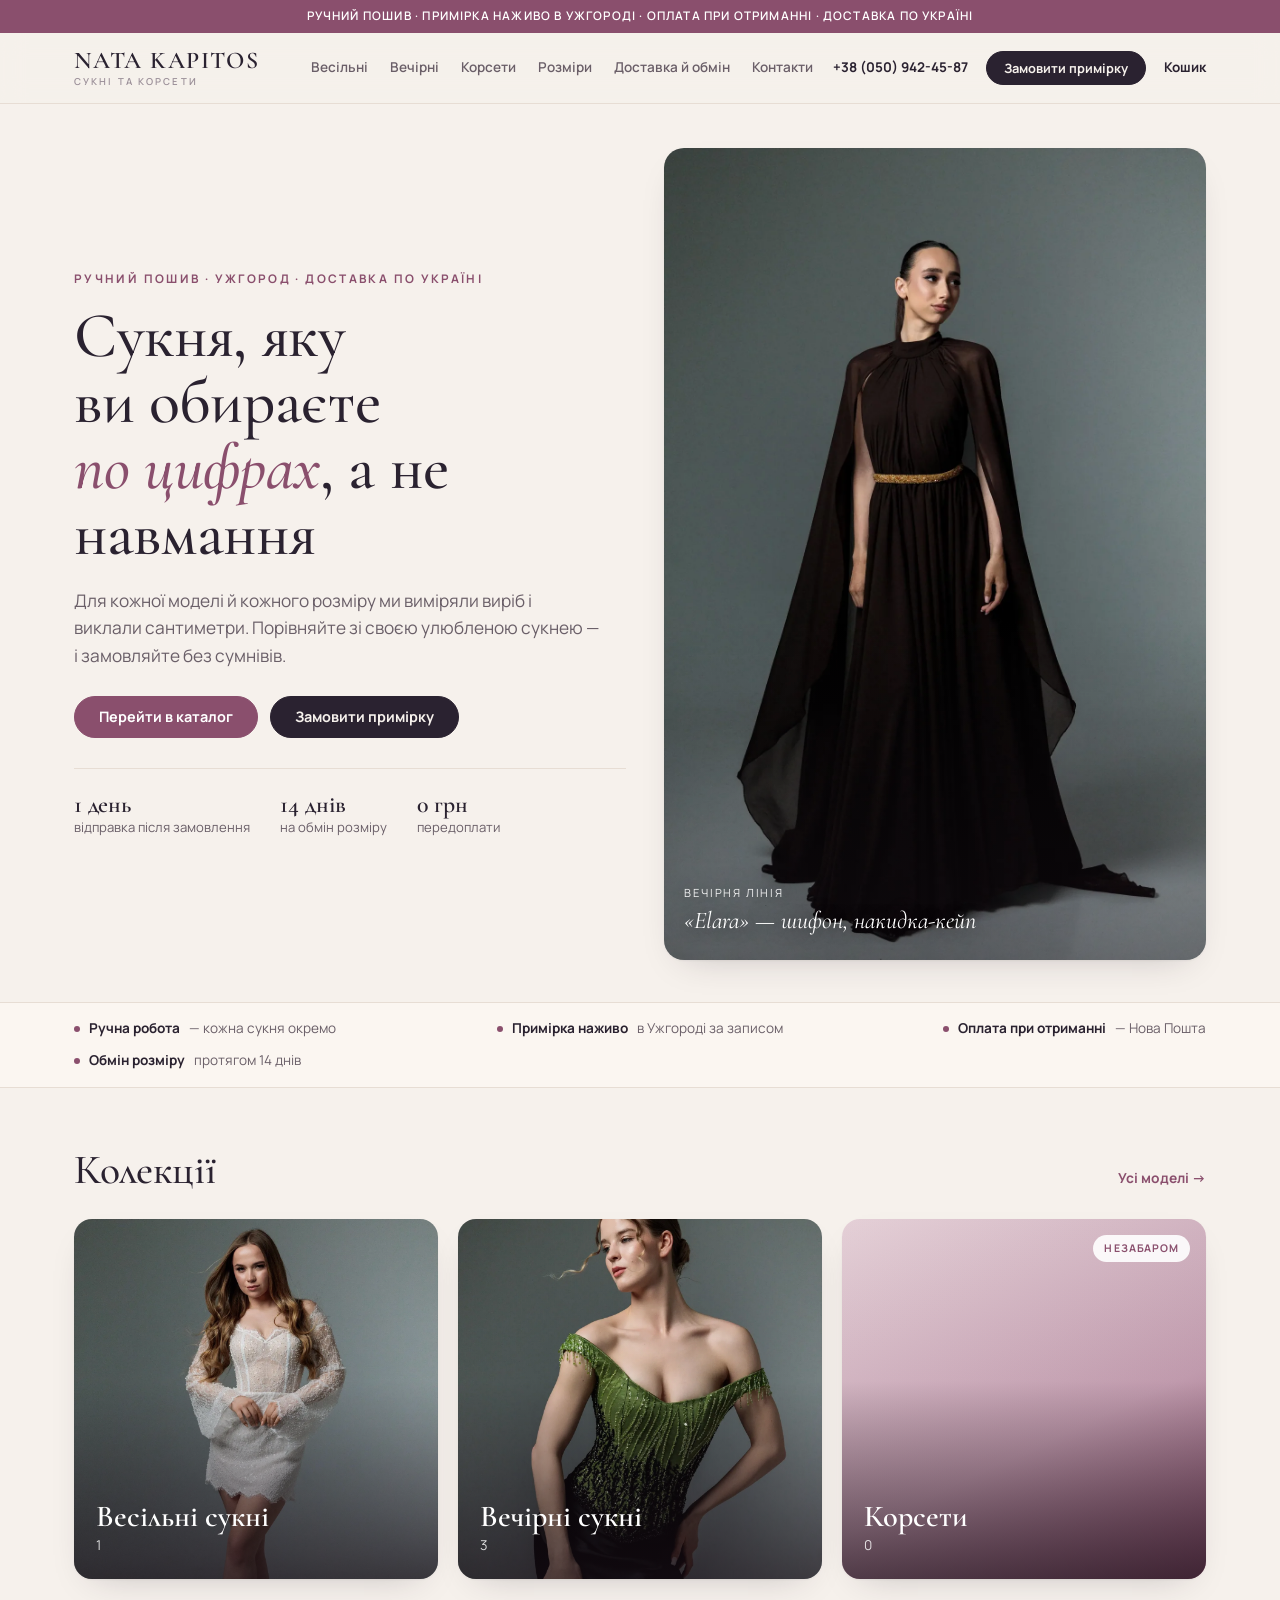
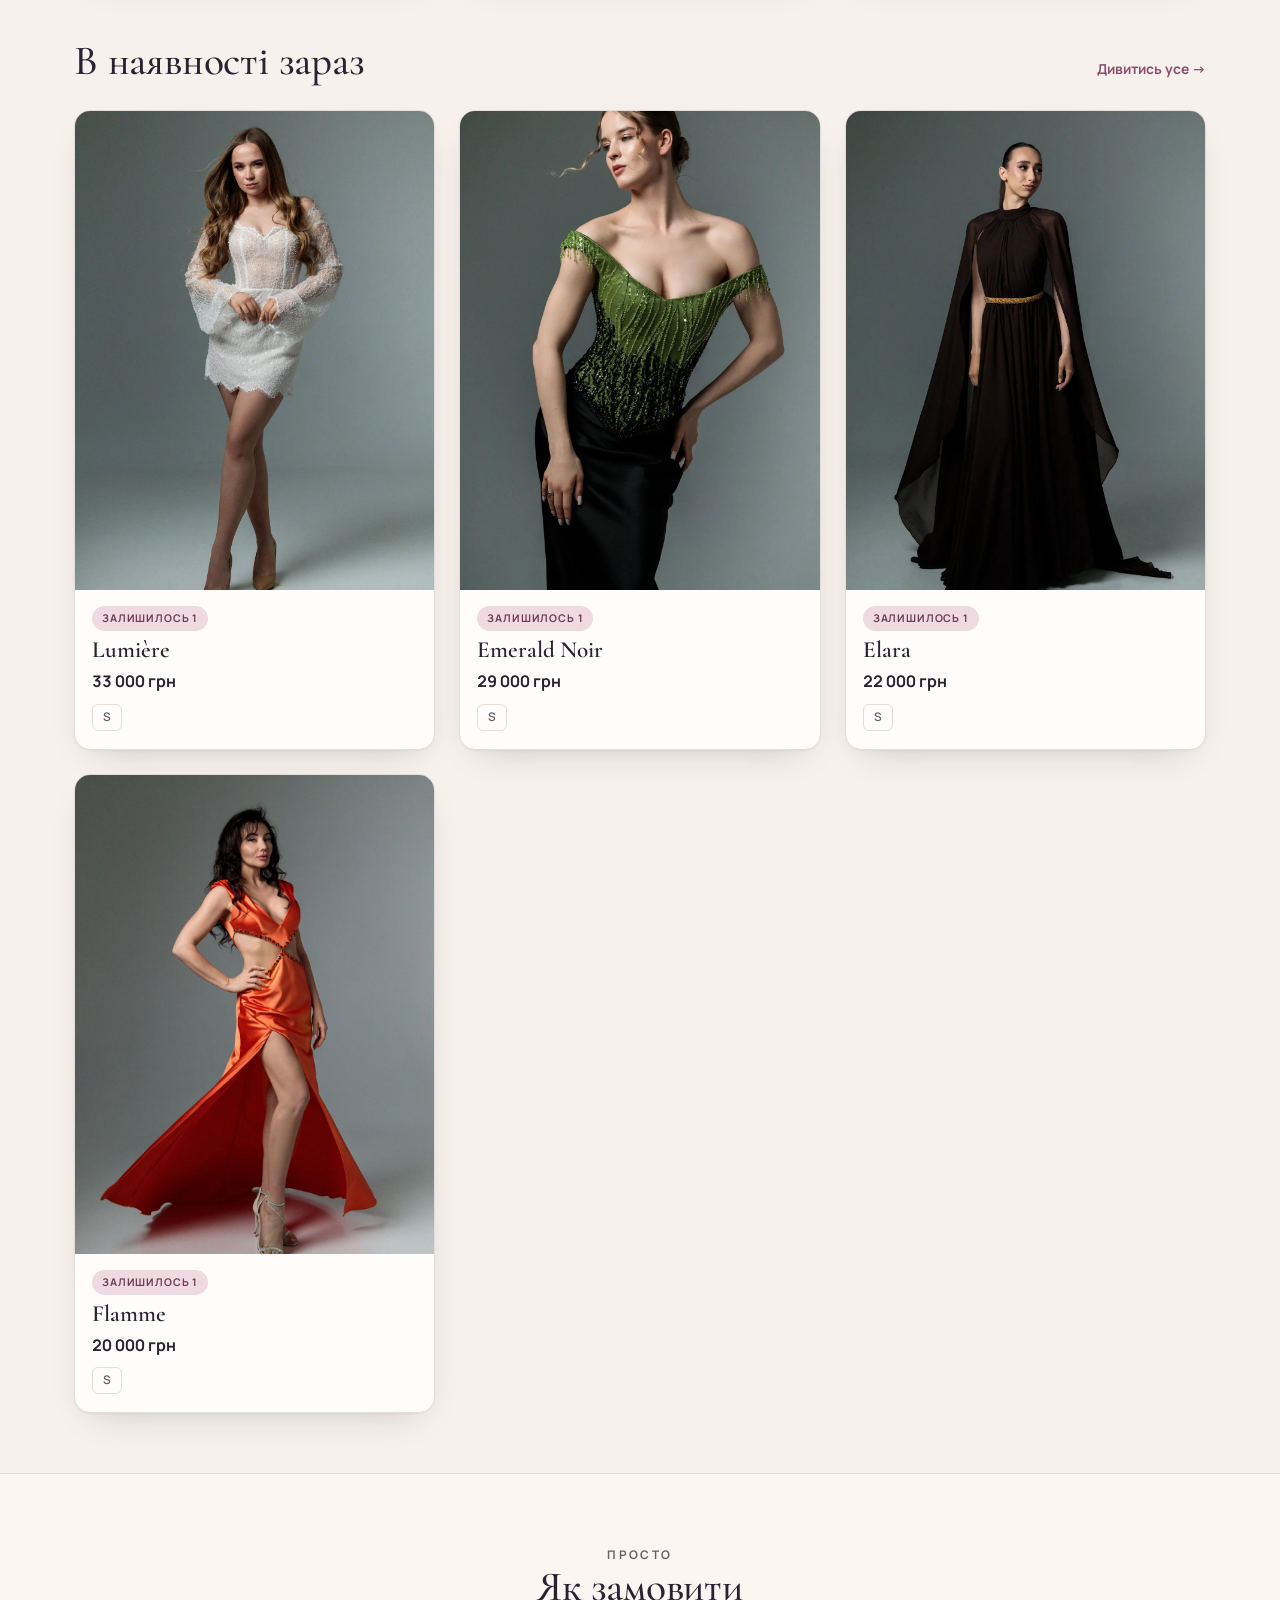
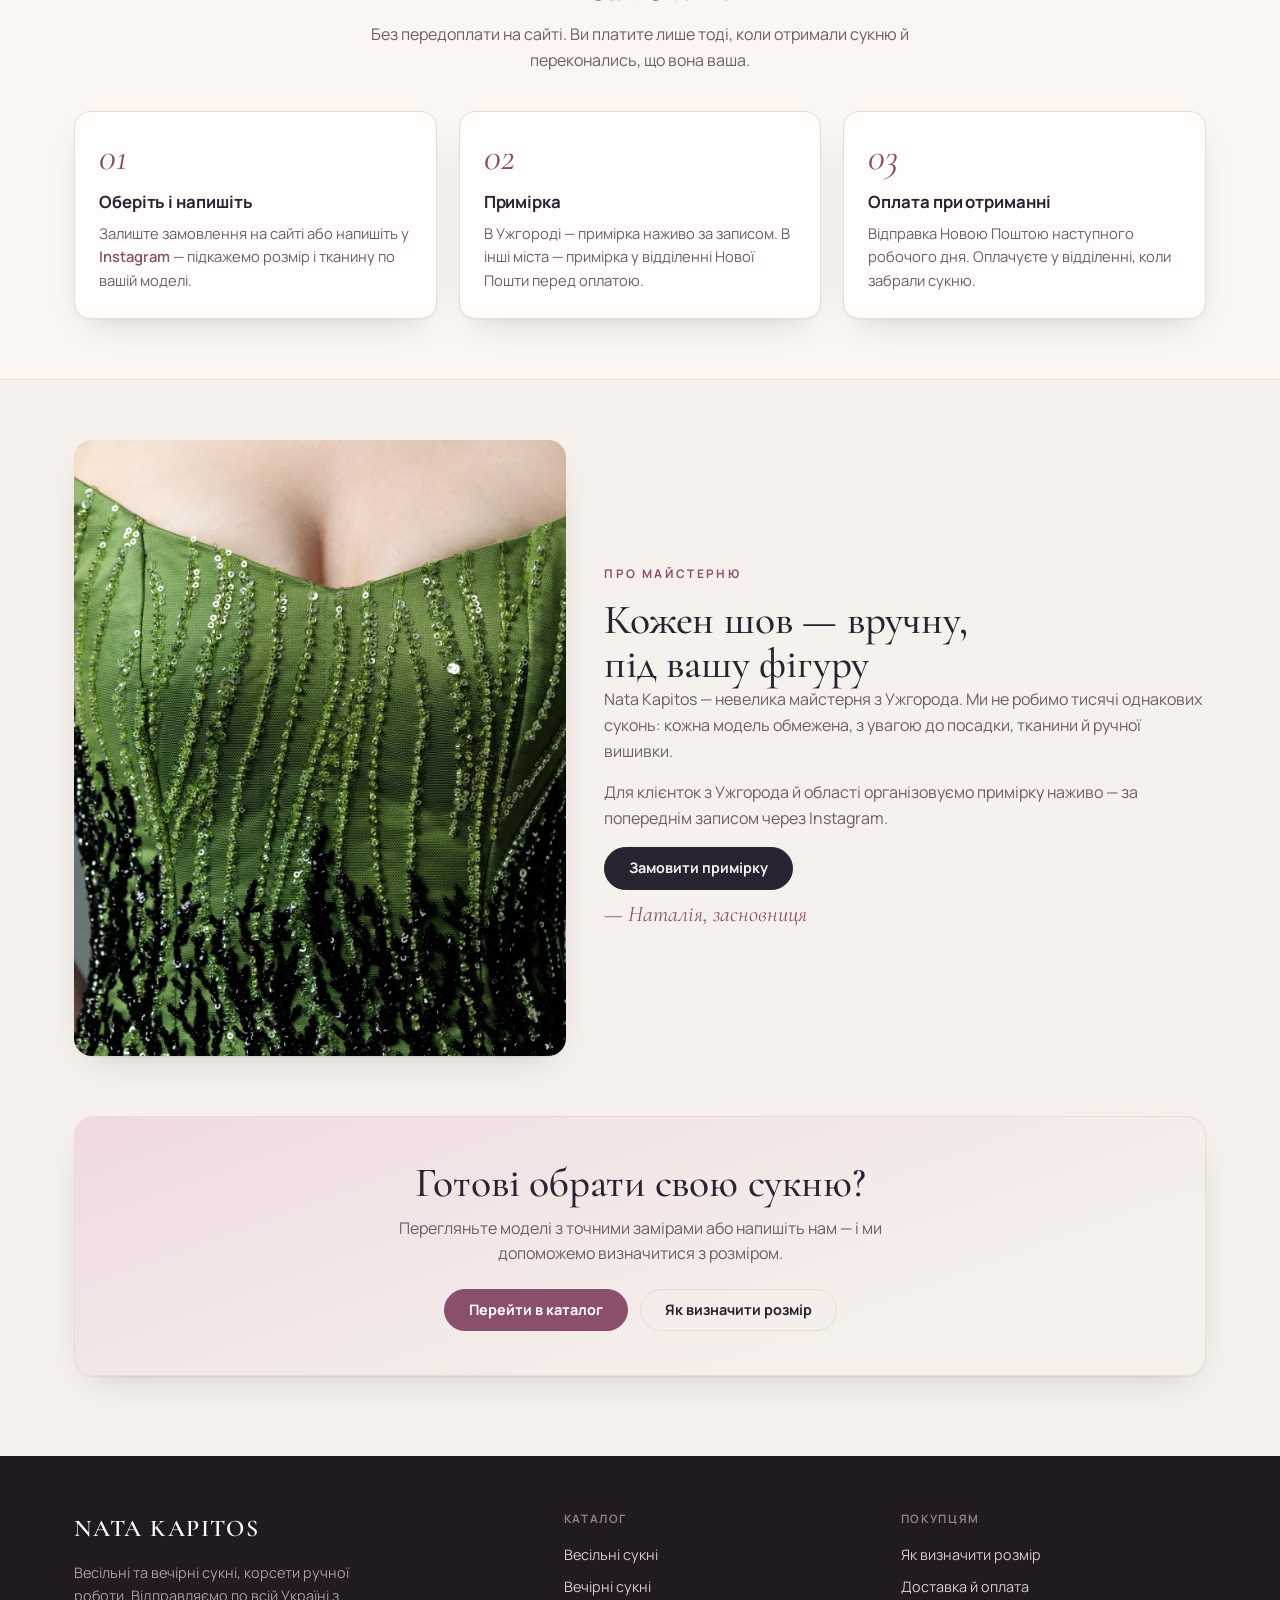
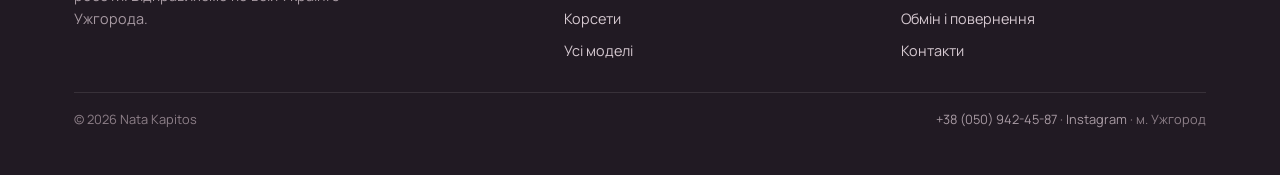
<file: index.html>
<!doctype html>
<html lang="uk">
<head>
<meta charset="utf-8">
<meta name="viewport" content="width=device-width,initial-scale=1">
<link rel="icon" href="favicon.svg" type="image/svg+xml">
<link rel="alternate icon" href="favicon.ico" sizes="any">
<link rel="apple-touch-icon" href="apple-touch-icon.png">
<meta name="theme-color" content="#8a4f6d">
<title>Nata Kapitos — весільні та вечірні сукні, корсети</title>
<meta name="description" content="Весільні та вечірні сукні, корсети ручної роботи з доставкою по Україні. Точні заміри кожної моделі, примірка та оплата при отриманні.">
<link rel="preconnect" href="https://fonts.googleapis.com">
<link rel="preconnect" href="https://fonts.gstatic.com" crossorigin>
<link href="https://fonts.googleapis.com/css2?family=Cormorant+Garamond:ital,wght@0,400;0,500;0,600;1,400;1,500;1,600&family=Manrope:wght@400;500;600;700&display=swap" rel="stylesheet">
<link rel="stylesheet" href="assets/style.css">
</head>
<body>
<div class="ship-note">Ручний пошив · Примірка наживо в Ужгороді · Оплата при отриманні · Доставка по Україні</div>
<header>
  <div class="wrap bar">
    <a class="brand" href="index.html">NATA KAPITOS<small>сукні та корсети</small></a>
    <button class="burger" aria-expanded="false" aria-label="Меню">Меню</button>
    <nav><a href="catalog.html?cat=Весільні">Весільні</a><a href="catalog.html?cat=Вечірні">Вечірні</a><a href="catalog.html?cat=Корсети">Корсети</a><a href="sizes.html">Розміри</a><a href="info.html">Доставка й обмін</a><a href="contacts.html">Контакти</a></nav>
    <div class="bar-act">
      <a class="phone-txt" href="tel:+380509424587">+38 (050) 942-45-87</a>
      <a class="btn fitting hdr-cta" href="https://www.instagram.com/natakapitos/" target="_blank" rel="noopener">Замовити примірку</a>
      <a class="cart-link" href="cart.html">Кошик<span class="cart-count" style="display:none">0</span></a>
    </div>
  </div>
</header>

<main>
<div class="wrap">
  <div class="hero">
    <div class="hero-copy">
      <p class="eyebrow">Ручний пошив · Ужгород · доставка по Україні</p>
      <h1>Сукня, яку ви обираєте<br><em>по цифрах</em>, а не навмання</h1>
      <p class="lead">Для кожної моделі й кожного розміру ми виміряли виріб і виклали сантиметри.
      Порівняйте зі своєю улюбленою сукнею — і замовляйте без сумнівів.</p>
      <div class="hero-cta">
        <a class="btn" href="catalog.html">Перейти в каталог</a>
        <a class="btn fitting" href="https://www.instagram.com/natakapitos/" target="_blank" rel="noopener">Замовити примірку</a>
      </div>
      <div class="hero-facts">
        <div><b>1 день</b>відправка після замовлення</div>
        <div><b>14 днів</b>на обмін розміру</div>
        <div><b>0 грн</b>передоплати</div>
      </div>
    </div>
    <div class="hero-fig">
      <img src="assets/photos/elara-1.webp" alt="Вечірня сукня Elara — шоколадний шифон із накидкою-кейпом">
      <div class="fig-cap"><span class="k">Вечірня лінія</span><span class="t">«Elara» — шифон, накидка-кейп</span></div>
    </div>
  </div>
</div>

<div class="trust">
  <div class="wrap">
    <span><span class="dot"></span><b>Ручна робота</b> — кожна сукня окремо</span>
    <span><span class="dot"></span><b>Примірка наживо</b> в Ужгороді за записом</span>
    <span><span class="dot"></span><b>Оплата при отриманні</b> — Нова Пошта</span>
    <span><span class="dot"></span><b>Обмін розміру</b> протягом 14 днів</span>
  </div>
</div>

<section><div class="wrap">
  <div class="sec-head"><h2>Колекції</h2><a href="catalog.html">Усі моделі →</a></div>
  <div class="cats">
    <a class="cat" href="catalog.html?cat=Весільні">
      <img src="assets/photos/lumiere-1.webp" alt="Весільні сукні">
      <div class="cat-name"><span>Весільні сукні</span><span class="muted small" id="count-wed">0</span></div>
    </a>
    <a class="cat" href="catalog.html?cat=Вечірні">
      <img src="assets/photos/emerald-noir-1.webp" alt="Вечірні сукні">
      <div class="cat-name"><span>Вечірні сукні</span><span class="muted small" id="count-eve">0</span></div>
    </a>
    <a class="cat" href="catalog.html?cat=Корсети">
      <div class="cat-ph"></div>
      <span class="soon">Незабаром</span>
      <div class="cat-name"><span>Корсети</span><span class="muted small" id="count-cor">0</span></div>
    </a>
  </div>
</div></section>

<section style="padding-top:0"><div class="wrap">
  <div class="sec-head"><h2>В наявності зараз</h2><a href="catalog.html">Дивитись усе →</a></div>
  <div class="grid" id="featured"></div>
</div></section>

<section style="background:var(--panel);border-top:1px solid var(--line);border-bottom:1px solid var(--line)">
<div class="wrap">
  <div class="sec-top">
    <p class="eyebrow">Просто</p>
    <h2>Як замовити</h2>
    <p>Без передоплати на сайті. Ви платите лише тоді, коли отримали сукню й переконались, що вона ваша.</p>
  </div>
  <div class="steps">
    <div class="step"><div class="n">01</div><h3>Оберіть і напишіть</h3><p>Залиште замовлення на сайті або напишіть у <a href="https://www.instagram.com/natakapitos/" target="_blank" rel="noopener">Instagram</a> — підкажемо розмір і тканину по вашій моделі.</p></div>
    <div class="step"><div class="n">02</div><h3>Примірка</h3><p>В Ужгороді — примірка наживо за записом. В інші міста — примірка у відділенні Нової Пошти перед оплатою.</p></div>
    <div class="step"><div class="n">03</div><h3>Оплата при отриманні</h3><p>Відправка Новою Поштою наступного робочого дня. Оплачуєте у відділенні, коли забрали сукню.</p></div>
  </div>
</div></section>

<section><div class="wrap">
  <div class="maker">
    <div class="maker-fig"><img src="assets/photos/emerald-noir-2.webp" alt="Ручна вишивка бісером і паєтками на корсеті"></div>
    <div>
      <p class="eyebrow">Про майстерню</p>
      <h2>Кожен шов — вручну, під вашу фігуру</h2>
      <p class="muted">Nata Kapitos — невелика майстерня з Ужгорода. Ми не робимо тисячі однакових суконь: кожна модель обмежена, з увагою до посадки, тканини й ручної вишивки.</p>
      <p class="muted">Для клієнток з Ужгорода й області організовуємо примірку наживо — за попереднім записом через Instagram.</p>
      <div class="hero-cta" style="margin-top:8px">
        <a class="btn fitting" href="https://www.instagram.com/natakapitos/" target="_blank" rel="noopener">Замовити примірку</a>
      </div>
      <div class="sign">— Наталія, засновниця</div>
    </div>
  </div>
</div></section>

<section style="padding-top:0"><div class="wrap">
  <div class="cta-band">
    <h2>Готові обрати свою сукню?</h2>
    <p>Перегляньте моделі з точними замірами або напишіть нам — і ми допоможемо визначитися з розміром.</p>
    <div class="hero-cta">
      <a class="btn" href="catalog.html">Перейти в каталог</a>
      <a class="btn ghost" href="sizes.html">Як визначити розмір</a>
    </div>
  </div>
</div></section>
</main>

<footer>
  <div class="wrap">
    <div class="fcols">
      <div>
        <div class="fbrand">NATA KAPITOS</div>
        <p style="margin-top:12px;max-width:34ch">Весільні та вечірні сукні, корсети ручної роботи.
        Відправляємо по всій Україні з Ужгорода.</p>
      </div>
      <div>
        <h4>Каталог</h4>
        <ul>
          <li><a href="catalog.html?cat=Весільні">Весільні сукні</a></li>
          <li><a href="catalog.html?cat=Вечірні">Вечірні сукні</a></li>
          <li><a href="catalog.html?cat=Корсети">Корсети</a></li>
          <li><a href="catalog.html">Усі моделі</a></li>
        </ul>
      </div>
      <div>
        <h4>Покупцям</h4>
        <ul>
          <li><a href="sizes.html">Як визначити розмір</a></li>
          <li><a href="info.html">Доставка й оплата</a></li>
          <li><a href="info.html#exchange">Обмін і повернення</a></li>
          <li><a href="contacts.html">Контакти</a></li>
        </ul>
      </div>
    </div>
    <div class="fbot">
      <span>© 2026 Nata Kapitos</span>
      <span><a href="tel:+380509424587">+38 (050) 942-45-87</a> · <a href="https://www.instagram.com/natakapitos/" target="_blank" rel="noopener">Instagram</a> · м. Ужгород</span>
    </div>
  </div>
</footer>
<script src="data/products.js"></script>
<script src="assets/app.js"></script>
</body>
</html>
</file>
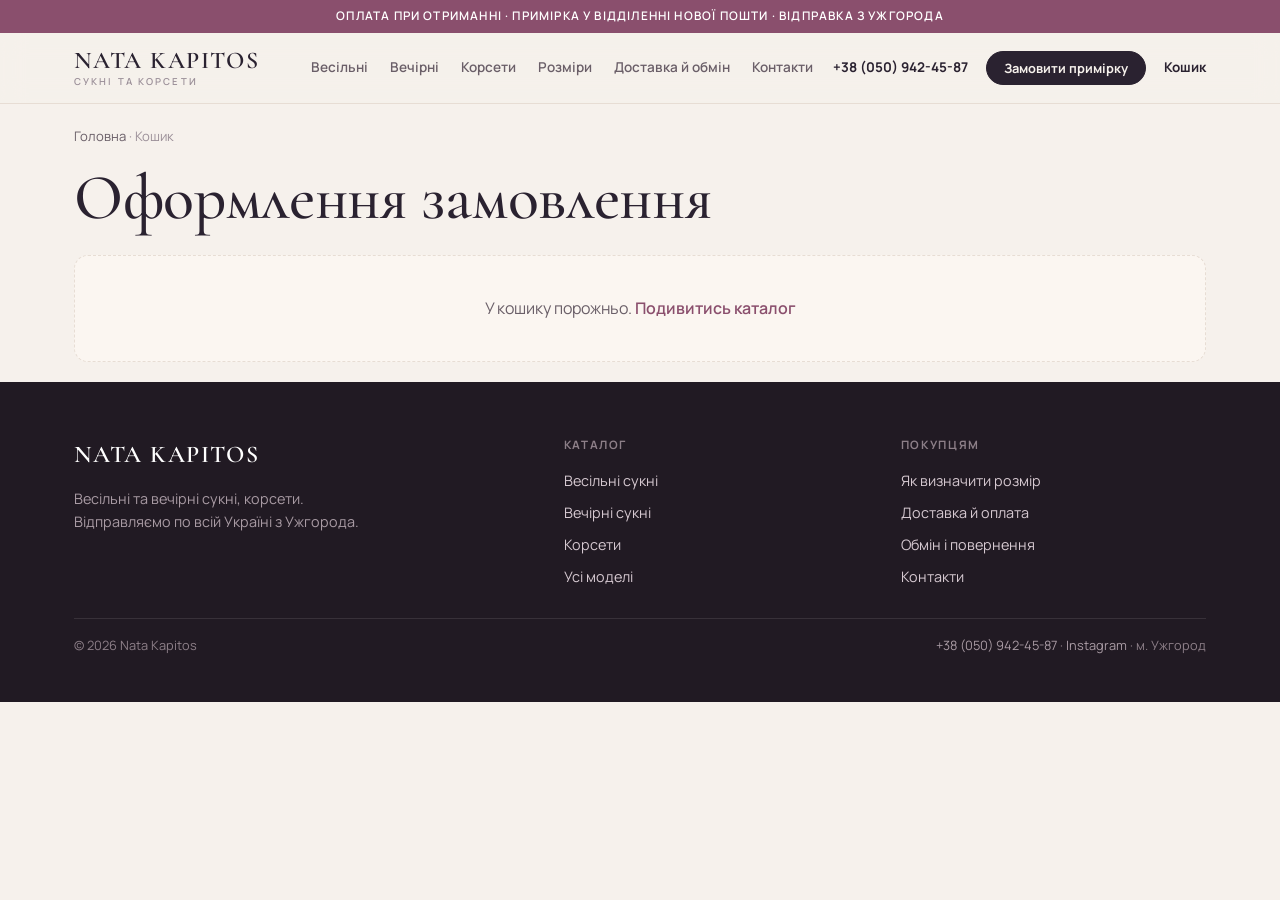
<file: cart.html>
<!doctype html>
<html lang="uk">
<head>
<meta charset="utf-8">
<meta name="viewport" content="width=device-width,initial-scale=1">
<link rel="icon" href="favicon.svg" type="image/svg+xml">
<link rel="alternate icon" href="favicon.ico" sizes="any">
<link rel="apple-touch-icon" href="apple-touch-icon.png">
<meta name="theme-color" content="#8a4f6d">
<title>Кошик — Nata Kapitos</title>
<meta name="description" content="Оформлення замовлення з оплатою при отриманні.">
<link rel="preconnect" href="https://fonts.googleapis.com">
<link rel="preconnect" href="https://fonts.gstatic.com" crossorigin>
<link href="https://fonts.googleapis.com/css2?family=Cormorant+Garamond:ital,wght@0,400;0,500;0,600;1,400;1,500;1,600&family=Manrope:wght@400;500;600;700&display=swap" rel="stylesheet">
<link rel="stylesheet" href="assets/style.css">
</head>
<body>
<div class="ship-note">Оплата при отриманні · Примірка у відділенні Нової Пошти · Відправка з Ужгорода</div>
<header>
  <div class="wrap bar">
    <a class="brand" href="index.html">NATA KAPITOS<small>сукні та корсети</small></a>
    <button class="burger" aria-expanded="false" aria-label="Меню">Меню</button>
    <nav><a href="catalog.html?cat=Весільні">Весільні</a><a href="catalog.html?cat=Вечірні">Вечірні</a><a href="catalog.html?cat=Корсети">Корсети</a><a href="sizes.html">Розміри</a><a href="info.html">Доставка й обмін</a><a href="contacts.html">Контакти</a></nav>
    <div class="bar-act">
      <a class="phone-txt" href="tel:+380509424587">+38 (050) 942-45-87</a>
      <a class="btn fitting hdr-cta" href="https://www.instagram.com/natakapitos/" target="_blank" rel="noopener">Замовити примірку</a>
      <a class="cart-link" href="cart.html">Кошик<span class="cart-count" style="display:none">0</span></a>
    </div>
  </div>
</header>

<main><div class="wrap">
  <div class="crumbs"><a href="index.html">Головна</a> · Кошик</div>
  <h1 style="margin-bottom:24px">Оформлення замовлення</h1>
  <div id="cart-body">
    <div class="cart-layout">
      <div id="cart-items"></div>
      <div class="panel">
        <div class="note">Оплата при отриманні. Передоплата не потрібна.</div>
        <form id="order-form" novalidate>
          <div class="field"><label for="fio">Прізвище та імʼя</label>
            <input type="text" id="fio" name="fio" required autocomplete="name"></div>
          <div class="field"><label for="phone">Телефон</label>
            <input type="tel" id="phone" name="phone" required autocomplete="tel" placeholder="+380"></div>
          <div class="field"><label for="city">Місто</label>
            <input type="text" id="city" name="city" required autocomplete="address-level2"></div>
          <div class="field"><label for="branch">Відділення Нової Пошти</label>
            <input type="text" id="branch" name="branch" required placeholder="Номер відділення"></div>
          <div class="field"><label for="comment">Коментар до замовлення</label>
            <textarea id="comment" name="comment" rows="3"></textarea></div>
          <div class="sumrow"><span>Товари</span><span id="sum-goods">0 грн</span></div>
          <div class="sumrow"><span>Доставка</span><span class="muted">за тарифами НП</span></div>
          <div class="sumrow total"><span>Разом</span><span id="sum-total">0 грн</span></div>
          <button class="btn wide" type="submit" style="margin-top:16px">Підтвердити замовлення</button>
          <p class="small muted" style="margin-top:12px;margin-bottom:0">Натискаючи кнопку, ви погоджуєтесь
          на обробку персональних даних для доставки замовлення.</p>
        </form>
      </div>
    </div>
  </div>
</div></main>

<footer>
  <div class="wrap">
    <div class="fcols">
      <div>
        <div class="fbrand">NATA KAPITOS</div>
        <p style="margin-top:12px;max-width:34ch">Весільні та вечірні сукні, корсети.
        Відправляємо по всій Україні з Ужгорода.</p>
      </div>
      <div>
        <h4>Каталог</h4>
        <ul>
          <li><a href="catalog.html?cat=Весільні">Весільні сукні</a></li>
          <li><a href="catalog.html?cat=Вечірні">Вечірні сукні</a></li>
          <li><a href="catalog.html?cat=Корсети">Корсети</a></li>
          <li><a href="catalog.html">Усі моделі</a></li>
        </ul>
      </div>
      <div>
        <h4>Покупцям</h4>
        <ul>
          <li><a href="sizes.html">Як визначити розмір</a></li>
          <li><a href="info.html">Доставка й оплата</a></li>
          <li><a href="info.html#exchange">Обмін і повернення</a></li>
          <li><a href="contacts.html">Контакти</a></li>
        </ul>
      </div>
    </div>
    <div class="fbot">
      <span>© 2026 Nata Kapitos</span>
      <span><a href="tel:+380509424587">+38 (050) 942-45-87</a> · <a href="https://www.instagram.com/natakapitos/" target="_blank" rel="noopener">Instagram</a> · м. Ужгород</span>
    </div>
  </div>
</footer>
<script src="data/products.js"></script>
<script src="assets/app.js"></script>
</body>
</html>
</file>
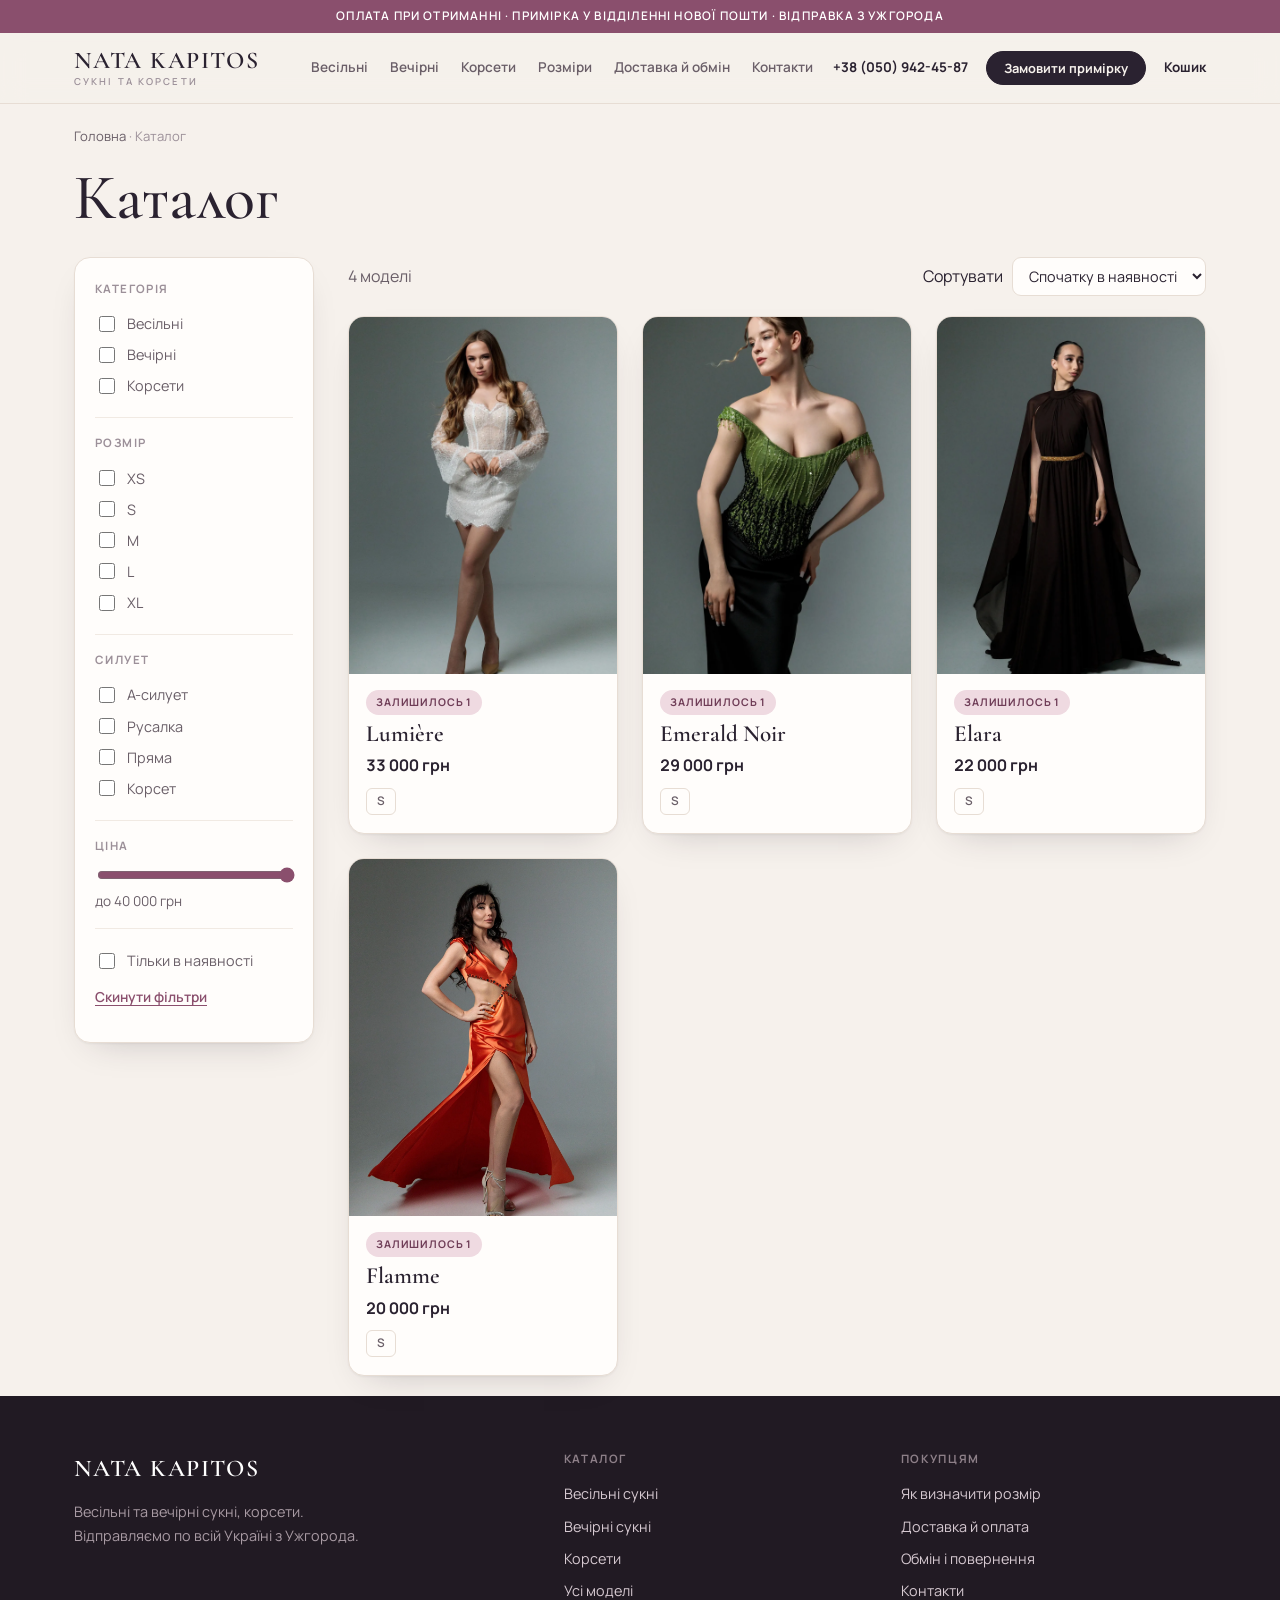
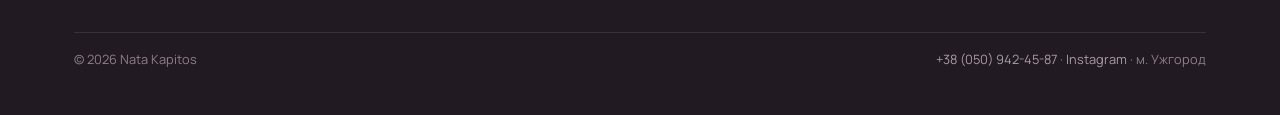
<file: catalog.html>
<!doctype html>
<html lang="uk">
<head>
<meta charset="utf-8">
<meta name="viewport" content="width=device-width,initial-scale=1">
<link rel="icon" href="favicon.svg" type="image/svg+xml">
<link rel="alternate icon" href="favicon.ico" sizes="any">
<link rel="apple-touch-icon" href="apple-touch-icon.png">
<meta name="theme-color" content="#8a4f6d">
<title>Каталог — Nata Kapitos</title>
<meta name="description" content="Каталог весільних і вечірніх суконь та корсетів. Фільтри за розміром, силуетом і ціною.">
<link rel="preconnect" href="https://fonts.googleapis.com">
<link rel="preconnect" href="https://fonts.gstatic.com" crossorigin>
<link href="https://fonts.googleapis.com/css2?family=Cormorant+Garamond:ital,wght@0,400;0,500;0,600;1,400;1,500;1,600&family=Manrope:wght@400;500;600;700&display=swap" rel="stylesheet">
<link rel="stylesheet" href="assets/style.css">
</head>
<body>
<div class="ship-note">Оплата при отриманні · Примірка у відділенні Нової Пошти · Відправка з Ужгорода</div>
<header>
  <div class="wrap bar">
    <a class="brand" href="index.html">NATA KAPITOS<small>сукні та корсети</small></a>
    <button class="burger" aria-expanded="false" aria-label="Меню">Меню</button>
    <nav><a href="catalog.html?cat=Весільні">Весільні</a><a href="catalog.html?cat=Вечірні">Вечірні</a><a href="catalog.html?cat=Корсети">Корсети</a><a href="sizes.html">Розміри</a><a href="info.html">Доставка й обмін</a><a href="contacts.html">Контакти</a></nav>
    <div class="bar-act">
      <a class="phone-txt" href="tel:+380509424587">+38 (050) 942-45-87</a>
      <a class="btn fitting hdr-cta" href="https://www.instagram.com/natakapitos/" target="_blank" rel="noopener">Замовити примірку</a>
      <a class="cart-link" href="cart.html">Кошик<span class="cart-count" style="display:none">0</span></a>
    </div>
  </div>
</header>

<main><div class="wrap">
  <div class="crumbs"><a href="index.html">Головна</a> · Каталог</div>
  <h1 style="margin-bottom:26px">Каталог</h1>
  <div class="cat-layout">
    <aside class="filters">
      <div class="fgroup">
        <h4>Категорія</h4>
        <label><input type="checkbox" class="f-cat" value="Весільні"> Весільні</label>
        <label><input type="checkbox" class="f-cat" value="Вечірні"> Вечірні</label>
        <label><input type="checkbox" class="f-cat" value="Корсети"> Корсети</label>
      </div>
      <div class="fgroup">
        <h4>Розмір</h4>
        <label><input type="checkbox" class="f-size" value="XS"> XS</label>
        <label><input type="checkbox" class="f-size" value="S"> S</label>
        <label><input type="checkbox" class="f-size" value="M"> M</label>
        <label><input type="checkbox" class="f-size" value="L"> L</label>
        <label><input type="checkbox" class="f-size" value="XL"> XL</label>
      </div>
      <div class="fgroup">
        <h4>Силует</h4>
        <label><input type="checkbox" class="f-sil" value="А-силует"> А-силует</label>
        <label><input type="checkbox" class="f-sil" value="Русалка"> Русалка</label>
        <label><input type="checkbox" class="f-sil" value="Пряма"> Пряма</label>
        <label><input type="checkbox" class="f-sil" value="Корсет"> Корсет</label>
      </div>
      <div class="fgroup">
        <h4>Ціна</h4>
        <input type="range" id="f-price" min="5000" max="40000" step="500" value="40000" style="width:100%">
        <div class="small muted" id="price-label"></div>
      </div>
      <div class="fgroup" style="border:none">
        <label><input type="checkbox" id="f-stock"> Тільки в наявності</label>
        <button class="linkbtn" id="f-reset" style="margin-top:10px">Скинути фільтри</button>
      </div>
    </aside>
    <div>
      <div class="result-bar">
        <span class="muted" id="result-count"></span>
        <label>Сортувати
          <select id="f-sort" style="width:auto;display:inline-block;margin-left:6px">
            <option value="default">Спочатку в наявності</option>
            <option value="price-asc">Дешевші спершу</option>
            <option value="price-desc">Дорожчі спершу</option>
          </select>
        </label>
      </div>
      <div class="grid" id="catalog-grid"></div>
    </div>
  </div>
</div></main>

<footer>
  <div class="wrap">
    <div class="fcols">
      <div>
        <div class="fbrand">NATA KAPITOS</div>
        <p style="margin-top:12px;max-width:34ch">Весільні та вечірні сукні, корсети.
        Відправляємо по всій Україні з Ужгорода.</p>
      </div>
      <div>
        <h4>Каталог</h4>
        <ul>
          <li><a href="catalog.html?cat=Весільні">Весільні сукні</a></li>
          <li><a href="catalog.html?cat=Вечірні">Вечірні сукні</a></li>
          <li><a href="catalog.html?cat=Корсети">Корсети</a></li>
          <li><a href="catalog.html">Усі моделі</a></li>
        </ul>
      </div>
      <div>
        <h4>Покупцям</h4>
        <ul>
          <li><a href="sizes.html">Як визначити розмір</a></li>
          <li><a href="info.html">Доставка й оплата</a></li>
          <li><a href="info.html#exchange">Обмін і повернення</a></li>
          <li><a href="contacts.html">Контакти</a></li>
        </ul>
      </div>
    </div>
    <div class="fbot">
      <span>© 2026 Nata Kapitos</span>
      <span><a href="tel:+380509424587">+38 (050) 942-45-87</a> · <a href="https://www.instagram.com/natakapitos/" target="_blank" rel="noopener">Instagram</a> · м. Ужгород</span>
    </div>
  </div>
</footer>
<script src="data/products.js"></script>
<script src="assets/app.js"></script>
</body>
</html>
</file>
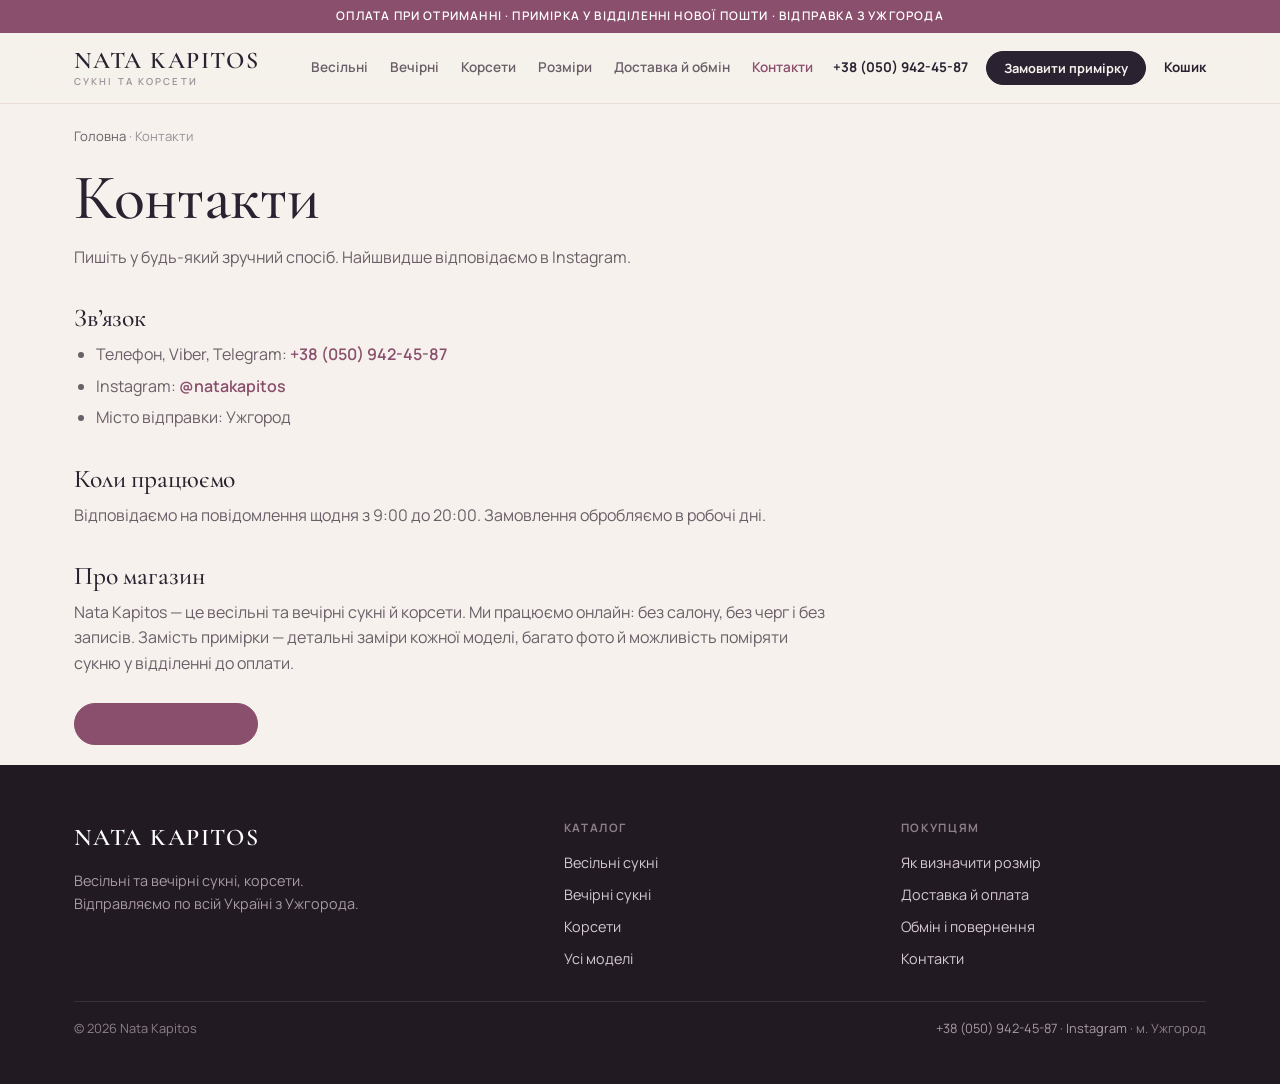
<file: contacts.html>
<!doctype html>
<html lang="uk">
<head>
<meta charset="utf-8">
<meta name="viewport" content="width=device-width,initial-scale=1">
<link rel="icon" href="favicon.svg" type="image/svg+xml">
<link rel="alternate icon" href="favicon.ico" sizes="any">
<link rel="apple-touch-icon" href="apple-touch-icon.png">
<meta name="theme-color" content="#8a4f6d">
<title>Контакти — Nata Kapitos</title>
<meta name="description" content="Телефон, Instagram і умови звʼязку з магазином Nata Kapitos, Ужгород.">
<link rel="preconnect" href="https://fonts.googleapis.com">
<link rel="preconnect" href="https://fonts.gstatic.com" crossorigin>
<link href="https://fonts.googleapis.com/css2?family=Cormorant+Garamond:ital,wght@0,400;0,500;0,600;1,400;1,500;1,600&family=Manrope:wght@400;500;600;700&display=swap" rel="stylesheet">
<link rel="stylesheet" href="assets/style.css">
</head>
<body>
<div class="ship-note">Оплата при отриманні · Примірка у відділенні Нової Пошти · Відправка з Ужгорода</div>
<header>
  <div class="wrap bar">
    <a class="brand" href="index.html">NATA KAPITOS<small>сукні та корсети</small></a>
    <button class="burger" aria-expanded="false" aria-label="Меню">Меню</button>
    <nav><a href="catalog.html?cat=Весільні">Весільні</a><a href="catalog.html?cat=Вечірні">Вечірні</a><a href="catalog.html?cat=Корсети">Корсети</a><a href="sizes.html">Розміри</a><a href="info.html">Доставка й обмін</a><a href="contacts.html" aria-current="page">Контакти</a></nav>
    <div class="bar-act">
      <a class="phone-txt" href="tel:+380509424587">+38 (050) 942-45-87</a>
      <a class="btn fitting hdr-cta" href="https://www.instagram.com/natakapitos/" target="_blank" rel="noopener">Замовити примірку</a>
      <a class="cart-link" href="cart.html">Кошик<span class="cart-count" style="display:none">0</span></a>
    </div>
  </div>
</header>

<main><div class="wrap">
  <div class="crumbs"><a href="index.html">Головна</a> · Контакти</div>
  <div class="prose">
    <h1>Контакти</h1>
    <p class="muted" style="margin-top:14px">Пишіть у будь-який зручний спосіб. Найшвидше відповідаємо
    в Instagram.</p>

    <h2>Звʼязок</h2>
    <ul>
      <li>Телефон, Viber, Telegram: <a href="tel:+380509424587">+38 (050) 942-45-87</a></li>
      <li>Instagram: <a href="https://www.instagram.com/natakapitos/" target="_blank" rel="noopener">@natakapitos</a></li>
      <li>Місто відправки: Ужгород</li>
    </ul>

    <h2>Коли працюємо</h2>
    <p>Відповідаємо на повідомлення щодня з 9:00 до 20:00. Замовлення обробляємо в робочі дні.</p>

    <h2>Про магазин</h2>
    <p>Nata Kapitos — це весільні та вечірні сукні й корсети. Ми працюємо онлайн: без салону,
    без черг і без записів. Замість примірки — детальні заміри кожної моделі, багато фото
    й можливість поміряти сукню у відділенні до оплати.</p>
    <a class="btn" href="catalog.html" style="margin-top:10px">Перейти в каталог</a>
  </div>
</div></main>

<footer>
  <div class="wrap">
    <div class="fcols">
      <div>
        <div class="fbrand">NATA KAPITOS</div>
        <p style="margin-top:12px;max-width:34ch">Весільні та вечірні сукні, корсети.
        Відправляємо по всій Україні з Ужгорода.</p>
      </div>
      <div>
        <h4>Каталог</h4>
        <ul>
          <li><a href="catalog.html?cat=Весільні">Весільні сукні</a></li>
          <li><a href="catalog.html?cat=Вечірні">Вечірні сукні</a></li>
          <li><a href="catalog.html?cat=Корсети">Корсети</a></li>
          <li><a href="catalog.html">Усі моделі</a></li>
        </ul>
      </div>
      <div>
        <h4>Покупцям</h4>
        <ul>
          <li><a href="sizes.html">Як визначити розмір</a></li>
          <li><a href="info.html">Доставка й оплата</a></li>
          <li><a href="info.html#exchange">Обмін і повернення</a></li>
          <li><a href="contacts.html">Контакти</a></li>
        </ul>
      </div>
    </div>
    <div class="fbot">
      <span>© 2026 Nata Kapitos</span>
      <span><a href="tel:+380509424587">+38 (050) 942-45-87</a> · <a href="https://www.instagram.com/natakapitos/" target="_blank" rel="noopener">Instagram</a> · м. Ужгород</span>
    </div>
  </div>
</footer>
<script src="data/products.js"></script>
<script src="assets/app.js"></script>
</body>
</html>
</file>
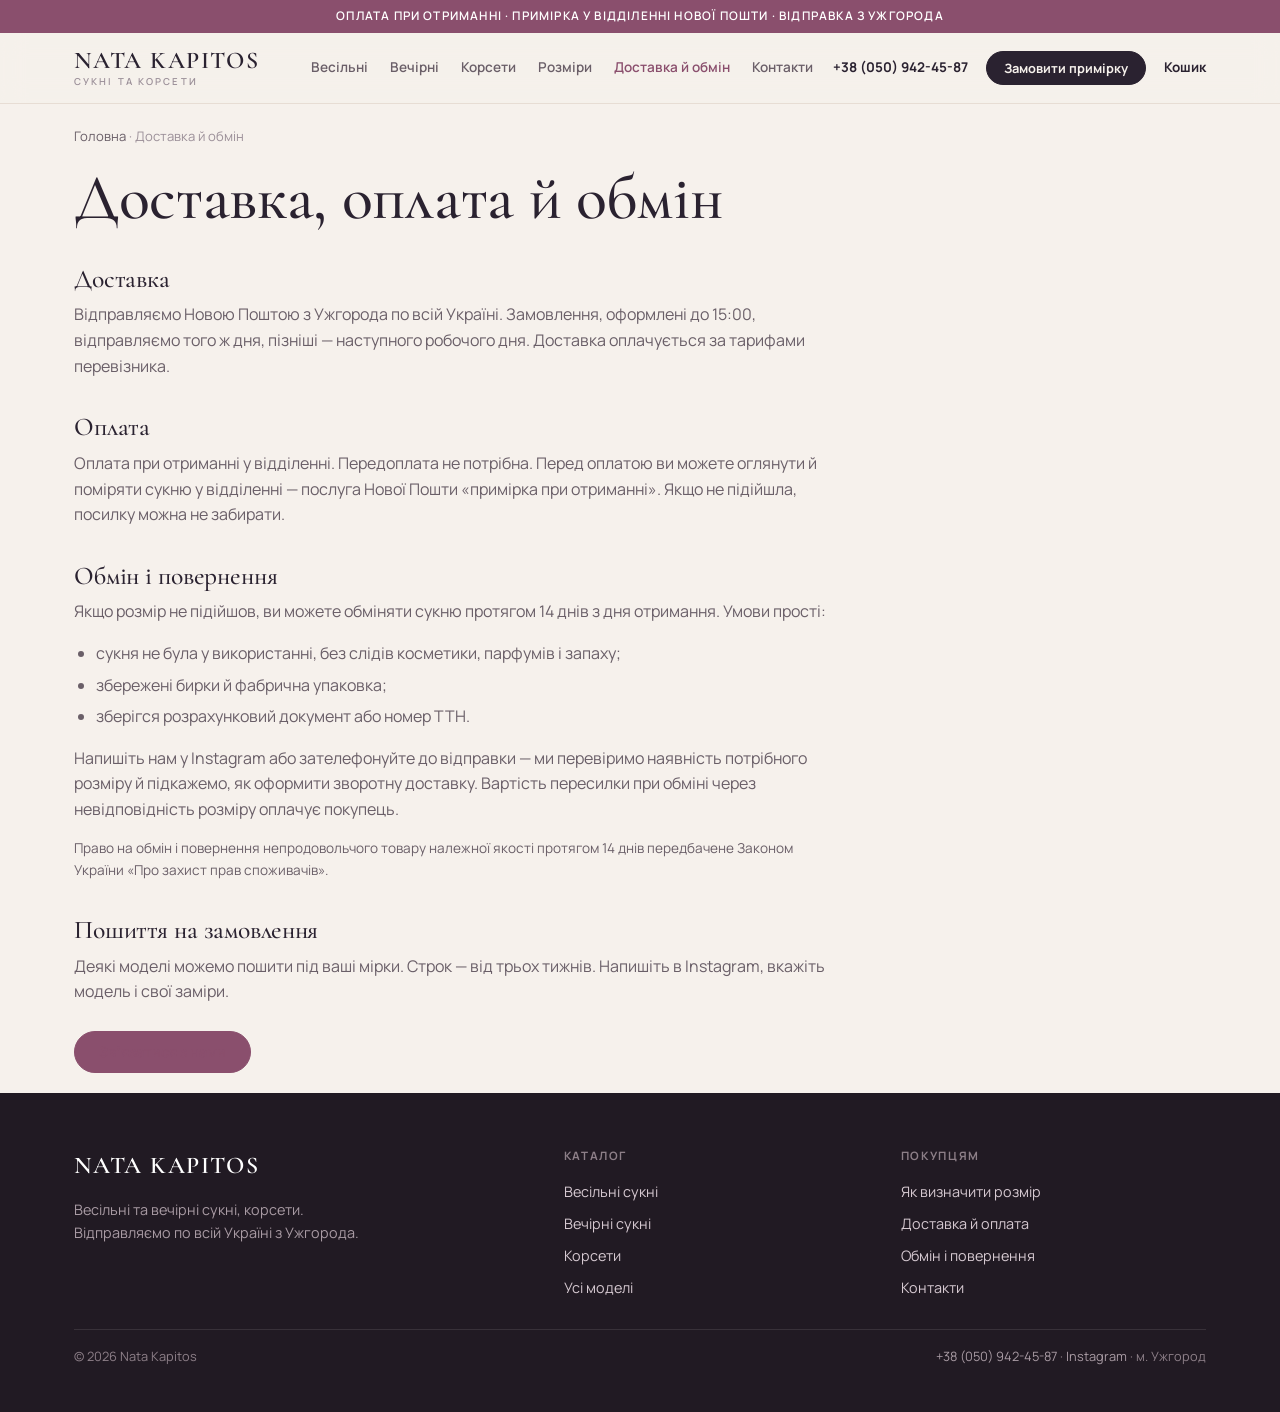
<file: info.html>
<!doctype html>
<html lang="uk">
<head>
<meta charset="utf-8">
<meta name="viewport" content="width=device-width,initial-scale=1">
<link rel="icon" href="favicon.svg" type="image/svg+xml">
<link rel="alternate icon" href="favicon.ico" sizes="any">
<link rel="apple-touch-icon" href="apple-touch-icon.png">
<meta name="theme-color" content="#8a4f6d">
<title>Доставка й обмін — Nata Kapitos</title>
<meta name="description" content="Умови доставки Новою Поштою, оплата при отриманні, обмін розміру протягом 14 днів.">
<link rel="preconnect" href="https://fonts.googleapis.com">
<link rel="preconnect" href="https://fonts.gstatic.com" crossorigin>
<link href="https://fonts.googleapis.com/css2?family=Cormorant+Garamond:ital,wght@0,400;0,500;0,600;1,400;1,500;1,600&family=Manrope:wght@400;500;600;700&display=swap" rel="stylesheet">
<link rel="stylesheet" href="assets/style.css">
</head>
<body>
<div class="ship-note">Оплата при отриманні · Примірка у відділенні Нової Пошти · Відправка з Ужгорода</div>
<header>
  <div class="wrap bar">
    <a class="brand" href="index.html">NATA KAPITOS<small>сукні та корсети</small></a>
    <button class="burger" aria-expanded="false" aria-label="Меню">Меню</button>
    <nav><a href="catalog.html?cat=Весільні">Весільні</a><a href="catalog.html?cat=Вечірні">Вечірні</a><a href="catalog.html?cat=Корсети">Корсети</a><a href="sizes.html">Розміри</a><a href="info.html" aria-current="page">Доставка й обмін</a><a href="contacts.html">Контакти</a></nav>
    <div class="bar-act">
      <a class="phone-txt" href="tel:+380509424587">+38 (050) 942-45-87</a>
      <a class="btn fitting hdr-cta" href="https://www.instagram.com/natakapitos/" target="_blank" rel="noopener">Замовити примірку</a>
      <a class="cart-link" href="cart.html">Кошик<span class="cart-count" style="display:none">0</span></a>
    </div>
  </div>
</header>

<main><div class="wrap">
  <div class="crumbs"><a href="index.html">Головна</a> · Доставка й обмін</div>
  <div class="prose">
    <h1>Доставка, оплата й обмін</h1>

    <h2>Доставка</h2>
    <p>Відправляємо Новою Поштою з Ужгорода по всій Україні. Замовлення, оформлені до 15:00,
    відправляємо того ж дня, пізніші — наступного робочого дня. Доставка оплачується за тарифами
    перевізника.</p>

    <h2>Оплата</h2>
    <p>Оплата при отриманні у відділенні. Передоплата не потрібна. Перед оплатою ви можете оглянути
    й поміряти сукню у відділенні — послуга Нової Пошти «примірка при отриманні». Якщо не підійшла,
    посилку можна не забирати.</p>

    <h2 id="exchange">Обмін і повернення</h2>
    <p>Якщо розмір не підійшов, ви можете обміняти сукню протягом 14 днів з дня отримання.
    Умови прості:</p>
    <ul>
      <li>сукня не була у використанні, без слідів косметики, парфумів і запаху;</li>
      <li>збережені бирки й фабрична упаковка;</li>
      <li>зберігся розрахунковий документ або номер ТТН.</li>
    </ul>
    <p>Напишіть нам у Instagram або зателефонуйте до відправки — ми перевіримо наявність потрібного
    розміру й підкажемо, як оформити зворотну доставку. Вартість пересилки при обміні через
    невідповідність розміру оплачує покупець.</p>
    <p class="small muted">Право на обмін і повернення непродовольчого товару належної якості
    протягом 14 днів передбачене Законом України «Про захист прав споживачів».</p>

    <h2>Пошиття на замовлення</h2>
    <p>Деякі моделі можемо пошити під ваші мірки. Строк — від трьох тижнів. Напишіть в Instagram,
    вкажіть модель і свої заміри.</p>
    <a class="btn" href="contacts.html" style="margin-top:10px">Звʼязатися з нами</a>
  </div>
</div></main>

<footer>
  <div class="wrap">
    <div class="fcols">
      <div>
        <div class="fbrand">NATA KAPITOS</div>
        <p style="margin-top:12px;max-width:34ch">Весільні та вечірні сукні, корсети.
        Відправляємо по всій Україні з Ужгорода.</p>
      </div>
      <div>
        <h4>Каталог</h4>
        <ul>
          <li><a href="catalog.html?cat=Весільні">Весільні сукні</a></li>
          <li><a href="catalog.html?cat=Вечірні">Вечірні сукні</a></li>
          <li><a href="catalog.html?cat=Корсети">Корсети</a></li>
          <li><a href="catalog.html">Усі моделі</a></li>
        </ul>
      </div>
      <div>
        <h4>Покупцям</h4>
        <ul>
          <li><a href="sizes.html">Як визначити розмір</a></li>
          <li><a href="info.html">Доставка й оплата</a></li>
          <li><a href="info.html#exchange">Обмін і повернення</a></li>
          <li><a href="contacts.html">Контакти</a></li>
        </ul>
      </div>
    </div>
    <div class="fbot">
      <span>© 2026 Nata Kapitos</span>
      <span><a href="tel:+380509424587">+38 (050) 942-45-87</a> · <a href="https://www.instagram.com/natakapitos/" target="_blank" rel="noopener">Instagram</a> · м. Ужгород</span>
    </div>
  </div>
</footer>
<script src="data/products.js"></script>
<script src="assets/app.js"></script>
</body>
</html>
</file>
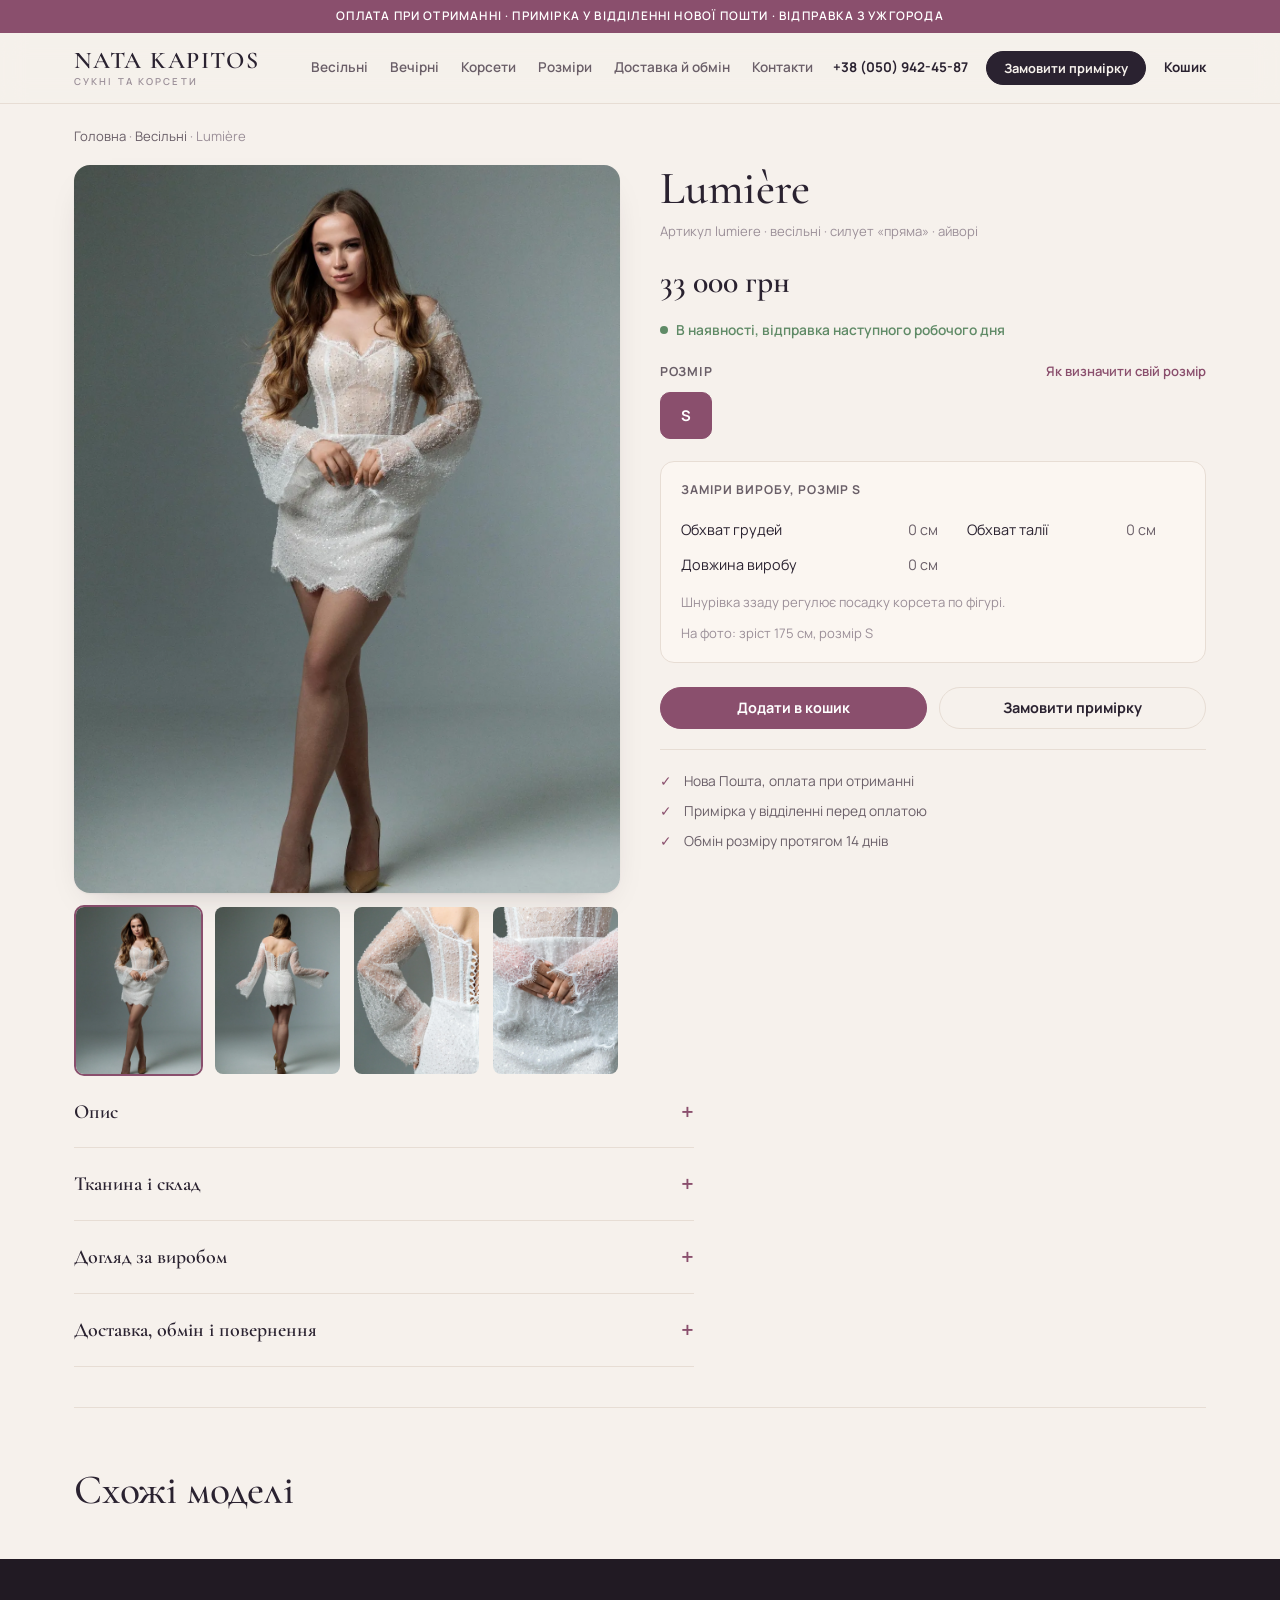
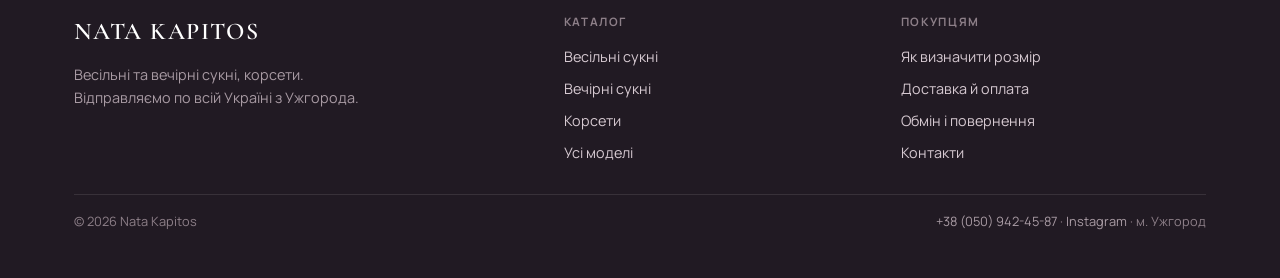
<file: product.html>
<!doctype html>
<html lang="uk">
<head>
<meta charset="utf-8">
<meta name="viewport" content="width=device-width,initial-scale=1">
<link rel="icon" href="favicon.svg" type="image/svg+xml">
<link rel="alternate icon" href="favicon.ico" sizes="any">
<link rel="apple-touch-icon" href="apple-touch-icon.png">
<meta name="theme-color" content="#8a4f6d">
<title>Сукня — Nata Kapitos</title>
<meta name="description" content="Сукня з точними замірами по кожному розміру.">
<link rel="preconnect" href="https://fonts.googleapis.com">
<link rel="preconnect" href="https://fonts.gstatic.com" crossorigin>
<link href="https://fonts.googleapis.com/css2?family=Cormorant+Garamond:ital,wght@0,400;0,500;0,600;1,400;1,500;1,600&family=Manrope:wght@400;500;600;700&display=swap" rel="stylesheet">
<link rel="stylesheet" href="assets/style.css">
</head>
<body>
<div class="ship-note">Оплата при отриманні · Примірка у відділенні Нової Пошти · Відправка з Ужгорода</div>
<header>
  <div class="wrap bar">
    <a class="brand" href="index.html">NATA KAPITOS<small>сукні та корсети</small></a>
    <button class="burger" aria-expanded="false" aria-label="Меню">Меню</button>
    <nav><a href="catalog.html?cat=Весільні">Весільні</a><a href="catalog.html?cat=Вечірні">Вечірні</a><a href="catalog.html?cat=Корсети">Корсети</a><a href="sizes.html">Розміри</a><a href="info.html">Доставка й обмін</a><a href="contacts.html">Контакти</a></nav>
    <div class="bar-act">
      <a class="phone-txt" href="tel:+380509424587">+38 (050) 942-45-87</a>
      <a class="btn fitting hdr-cta" href="https://www.instagram.com/natakapitos/" target="_blank" rel="noopener">Замовити примірку</a>
      <a class="cart-link" href="cart.html">Кошик<span class="cart-count" style="display:none">0</span></a>
    </div>
  </div>
</header>

<main><div class="wrap">
  <div class="crumbs"><a href="index.html">Головна</a> · <a id="crumb-cat" href="catalog.html"></a> · <span id="crumb-name"></span></div>
  <div class="pd" id="product"></div>
  <div style="max-width:620px" id="details"></div>
  <div class="tape" style="margin:40px 0 0"></div>
  <section style="padding-bottom:0">
    <div class="sec-head"><h2>Схожі моделі</h2></div>
    <div class="grid" id="related"></div>
  </section>
</div></main>

<footer>
  <div class="wrap">
    <div class="fcols">
      <div>
        <div class="fbrand">NATA KAPITOS</div>
        <p style="margin-top:12px;max-width:34ch">Весільні та вечірні сукні, корсети.
        Відправляємо по всій Україні з Ужгорода.</p>
      </div>
      <div>
        <h4>Каталог</h4>
        <ul>
          <li><a href="catalog.html?cat=Весільні">Весільні сукні</a></li>
          <li><a href="catalog.html?cat=Вечірні">Вечірні сукні</a></li>
          <li><a href="catalog.html?cat=Корсети">Корсети</a></li>
          <li><a href="catalog.html">Усі моделі</a></li>
        </ul>
      </div>
      <div>
        <h4>Покупцям</h4>
        <ul>
          <li><a href="sizes.html">Як визначити розмір</a></li>
          <li><a href="info.html">Доставка й оплата</a></li>
          <li><a href="info.html#exchange">Обмін і повернення</a></li>
          <li><a href="contacts.html">Контакти</a></li>
        </ul>
      </div>
    </div>
    <div class="fbot">
      <span>© 2026 Nata Kapitos</span>
      <span><a href="tel:+380509424587">+38 (050) 942-45-87</a> · <a href="https://www.instagram.com/natakapitos/" target="_blank" rel="noopener">Instagram</a> · м. Ужгород</span>
    </div>
  </div>
</footer>
<script src="data/products.js"></script>
<script src="assets/app.js"></script>
</body>
</html>
</file>
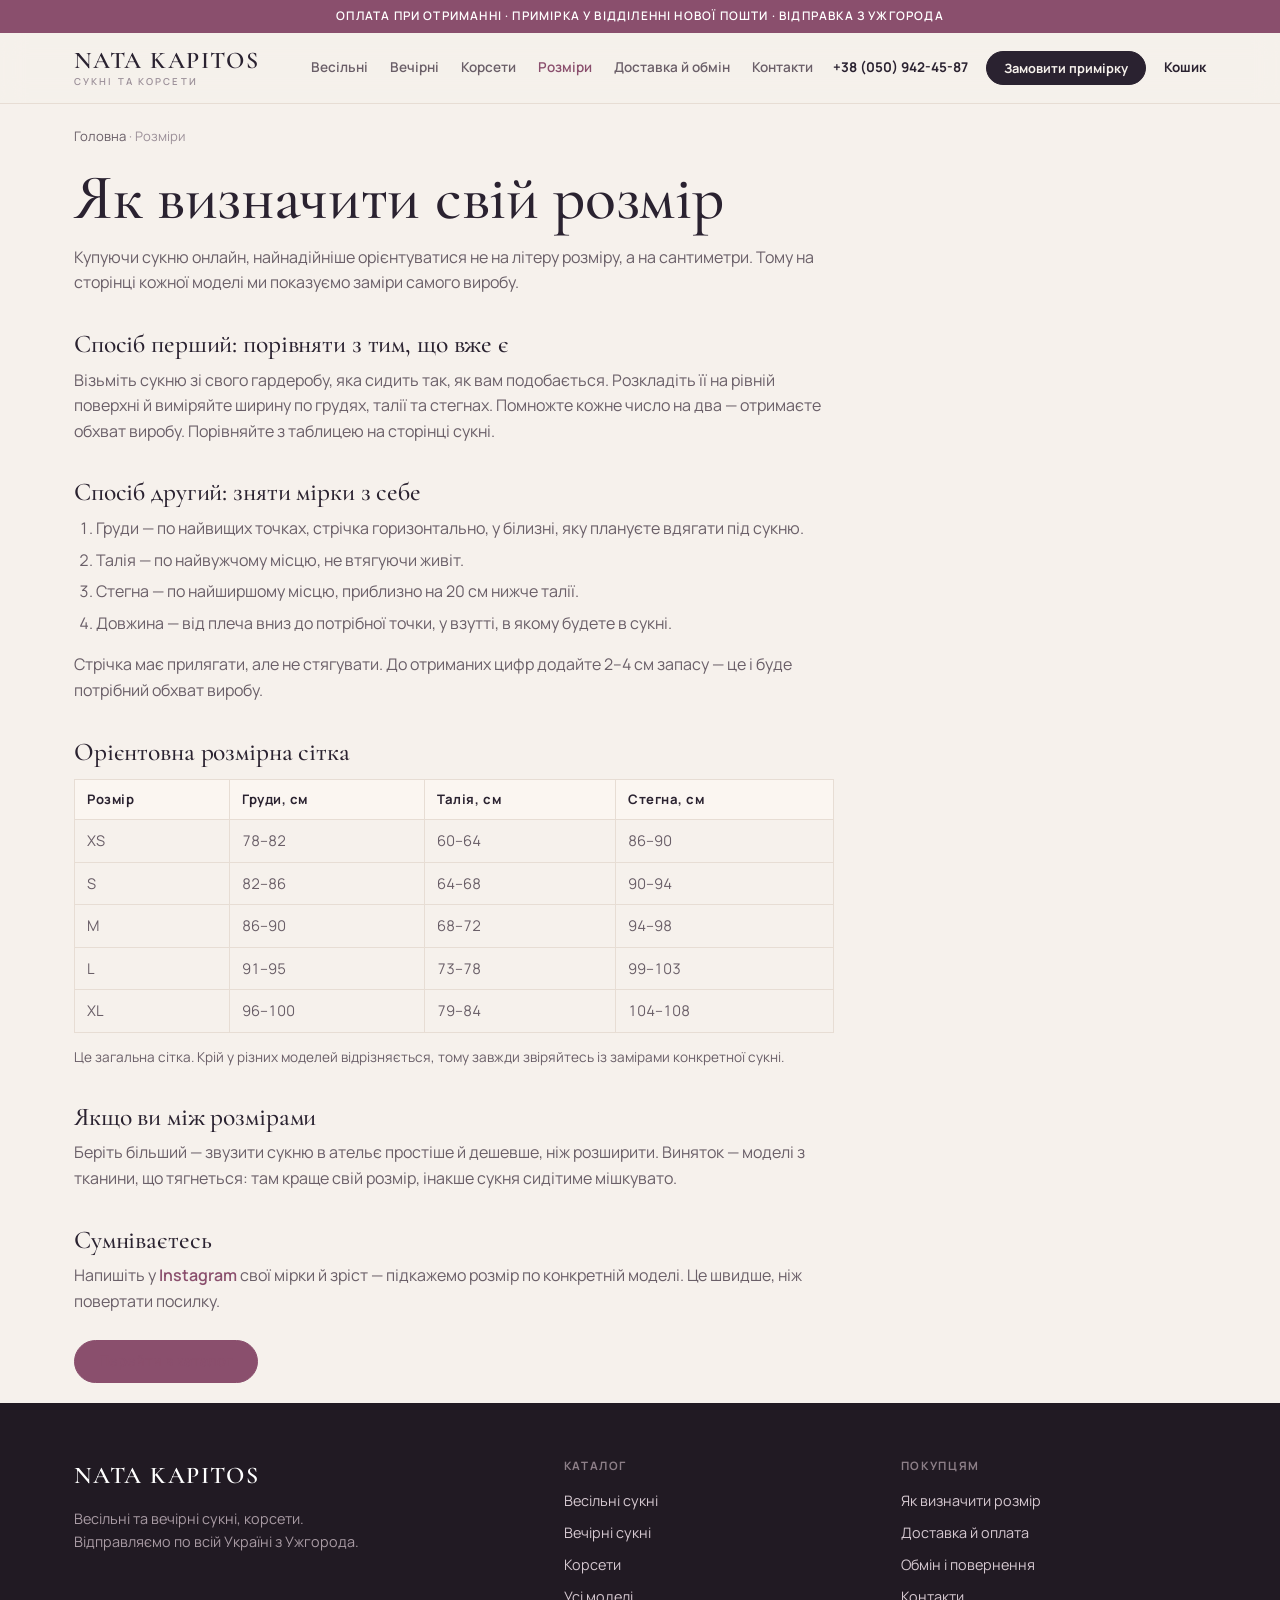
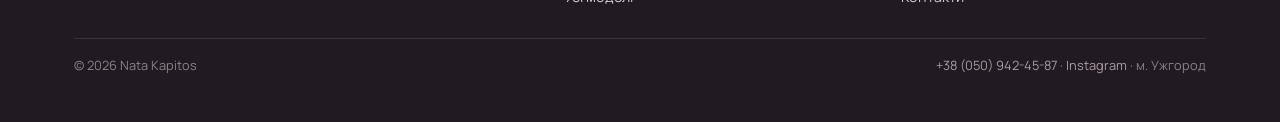
<file: sizes.html>
<!doctype html>
<html lang="uk">
<head>
<meta charset="utf-8">
<meta name="viewport" content="width=device-width,initial-scale=1">
<link rel="icon" href="favicon.svg" type="image/svg+xml">
<link rel="alternate icon" href="favicon.ico" sizes="any">
<link rel="apple-touch-icon" href="apple-touch-icon.png">
<meta name="theme-color" content="#8a4f6d">
<title>Розміри — Nata Kapitos</title>
<meta name="description" content="Як зняти мірки й визначити свій розмір сукні. Розмірна сітка та поради.">
<link rel="preconnect" href="https://fonts.googleapis.com">
<link rel="preconnect" href="https://fonts.gstatic.com" crossorigin>
<link href="https://fonts.googleapis.com/css2?family=Cormorant+Garamond:ital,wght@0,400;0,500;0,600;1,400;1,500;1,600&family=Manrope:wght@400;500;600;700&display=swap" rel="stylesheet">
<link rel="stylesheet" href="assets/style.css">
</head>
<body>
<div class="ship-note">Оплата при отриманні · Примірка у відділенні Нової Пошти · Відправка з Ужгорода</div>
<header>
  <div class="wrap bar">
    <a class="brand" href="index.html">NATA KAPITOS<small>сукні та корсети</small></a>
    <button class="burger" aria-expanded="false" aria-label="Меню">Меню</button>
    <nav><a href="catalog.html?cat=Весільні">Весільні</a><a href="catalog.html?cat=Вечірні">Вечірні</a><a href="catalog.html?cat=Корсети">Корсети</a><a href="sizes.html" aria-current="page">Розміри</a><a href="info.html">Доставка й обмін</a><a href="contacts.html">Контакти</a></nav>
    <div class="bar-act">
      <a class="phone-txt" href="tel:+380509424587">+38 (050) 942-45-87</a>
      <a class="btn fitting hdr-cta" href="https://www.instagram.com/natakapitos/" target="_blank" rel="noopener">Замовити примірку</a>
      <a class="cart-link" href="cart.html">Кошик<span class="cart-count" style="display:none">0</span></a>
    </div>
  </div>
</header>

<main><div class="wrap">
  <div class="crumbs"><a href="index.html">Головна</a> · Розміри</div>
  <div class="prose">
    <h1>Як визначити свій розмір</h1>
    <p class="muted" style="margin-top:14px">Купуючи сукню онлайн, найнадійніше орієнтуватися не на
    літеру розміру, а на сантиметри. Тому на сторінці кожної моделі ми показуємо заміри самого виробу.</p>

    <h2>Спосіб перший: порівняти з тим, що вже є</h2>
    <p>Візьміть сукню зі свого гардеробу, яка сидить так, як вам подобається. Розкладіть її на рівній
    поверхні й виміряйте ширину по грудях, талії та стегнах. Помножте кожне число на два — отримаєте
    обхват виробу. Порівняйте з таблицею на сторінці сукні.</p>

    <h2>Спосіб другий: зняти мірки з себе</h2>
    <ol>
      <li>Груди — по найвищих точках, стрічка горизонтально, у білизні, яку плануєте вдягати під сукню.</li>
      <li>Талія — по найвужчому місцю, не втягуючи живіт.</li>
      <li>Стегна — по найширшому місцю, приблизно на 20 см нижче талії.</li>
      <li>Довжина — від плеча вниз до потрібної точки, у взутті, в якому будете в сукні.</li>
    </ol>
    <p>Стрічка має прилягати, але не стягувати. До отриманих цифр додайте 2–4 см запасу — це і буде
    потрібний обхват виробу.</p>

    <h2>Орієнтовна розмірна сітка</h2>
    <table>
      <tr><th>Розмір</th><th>Груди, см</th><th>Талія, см</th><th>Стегна, см</th></tr>
      <tr><td>XS</td><td>78–82</td><td>60–64</td><td>86–90</td></tr>
      <tr><td>S</td><td>82–86</td><td>64–68</td><td>90–94</td></tr>
      <tr><td>M</td><td>86–90</td><td>68–72</td><td>94–98</td></tr>
      <tr><td>L</td><td>91–95</td><td>73–78</td><td>99–103</td></tr>
      <tr><td>XL</td><td>96–100</td><td>79–84</td><td>104–108</td></tr>
    </table>
    <p class="small muted">Це загальна сітка. Крій у різних моделей відрізняється, тому завжди звіряйтесь
    із замірами конкретної сукні.</p>

    <h2>Якщо ви між розмірами</h2>
    <p>Беріть більший — звузити сукню в ательє простіше й дешевше, ніж розширити. Виняток — моделі
    з тканини, що тягнеться: там краще свій розмір, інакше сукня сидітиме мішкувато.</p>

    <h2>Сумніваєтесь</h2>
    <p>Напишіть у <a href="https://www.instagram.com/natakapitos/" target="_blank" rel="noopener">Instagram</a> свої мірки й зріст —
    підкажемо розмір по конкретній моделі. Це швидше, ніж повертати посилку.</p>
    <a class="btn" href="catalog.html" style="margin-top:10px">Перейти в каталог</a>
  </div>
</div></main>

<footer>
  <div class="wrap">
    <div class="fcols">
      <div>
        <div class="fbrand">NATA KAPITOS</div>
        <p style="margin-top:12px;max-width:34ch">Весільні та вечірні сукні, корсети.
        Відправляємо по всій Україні з Ужгорода.</p>
      </div>
      <div>
        <h4>Каталог</h4>
        <ul>
          <li><a href="catalog.html?cat=Весільні">Весільні сукні</a></li>
          <li><a href="catalog.html?cat=Вечірні">Вечірні сукні</a></li>
          <li><a href="catalog.html?cat=Корсети">Корсети</a></li>
          <li><a href="catalog.html">Усі моделі</a></li>
        </ul>
      </div>
      <div>
        <h4>Покупцям</h4>
        <ul>
          <li><a href="sizes.html">Як визначити розмір</a></li>
          <li><a href="info.html">Доставка й оплата</a></li>
          <li><a href="info.html#exchange">Обмін і повернення</a></li>
          <li><a href="contacts.html">Контакти</a></li>
        </ul>
      </div>
    </div>
    <div class="fbot">
      <span>© 2026 Nata Kapitos</span>
      <span><a href="tel:+380509424587">+38 (050) 942-45-87</a> · <a href="https://www.instagram.com/natakapitos/" target="_blank" rel="noopener">Instagram</a> · м. Ужгород</span>
    </div>
  </div>
</footer>
<script src="data/products.js"></script>
<script src="assets/app.js"></script>
</body>
</html>
</file>
<file: assets/style.css>
/* Nata Kapitos — дизайн-система (Cormorant Garamond + Manrope) */
:root{
  --ground:#f6f1ec;
  --paper:#fffdfb;
  --panel:#fbf6f1;
  --ink:#2a2230;
  --soft:#6a5f68;
  --faint:#9c9099;
  --line:#e7ddd4;
  --line-2:#f1eae3;
  --accent:#8a4f6d;
  --accent-deep:#6f3d57;
  --blush:#efdae1;
  --gold:#b08b57;
  --ok:#5f8a66;
  --serif:"Cormorant Garamond",Georgia,"Times New Roman",serif;
  --sans:"Manrope",system-ui,-apple-system,"Segoe UI",sans-serif;
  --shadow:0 1px 2px rgba(42,34,48,.05),0 14px 36px -20px rgba(42,34,48,.28);
  --shadow-lift:0 2px 8px rgba(42,34,48,.08),0 28px 64px -28px rgba(42,34,48,.42);
  --maxw:1180px;
  color-scheme:light;
}
*{box-sizing:border-box}
html{scroll-behavior:smooth}
body{
  margin:0;background:var(--ground);color:var(--ink);
  font-family:var(--sans);font-size:16px;line-height:1.6;-webkit-font-smoothing:antialiased;
}
img{max-width:100%;display:block}
a{color:inherit;text-decoration:none}
.wrap{max-width:var(--maxw);margin:0 auto;padding:0 24px}
.muted{color:var(--soft)}
.small{font-size:.85rem}

h1,h2,h3,h4{font-family:var(--serif);font-weight:500;letter-spacing:-.005em;margin:0;text-wrap:balance}
h1{font-size:clamp(2.4rem,5.4vw,4rem);line-height:1.03}
h2{font-size:clamp(1.8rem,3.6vw,2.6rem);line-height:1.08}
p{margin:0 0 1em}

/* ---------- buttons ---------- */
.btn{
  display:inline-flex;align-items:center;gap:8px;justify-content:center;
  font-family:var(--sans);font-weight:700;font-size:.9rem;line-height:1;cursor:pointer;
  background:var(--accent);color:#fff;border:1px solid var(--accent);
  padding:13px 24px;border-radius:999px;transition:background .2s,transform .2s,box-shadow .2s,color .2s,border-color .2s;
}
.btn:hover{background:var(--accent-deep);border-color:var(--accent-deep);transform:translateY(-2px);box-shadow:var(--shadow)}
.btn.ghost{background:transparent;color:var(--ink);border-color:var(--line)}
.btn.ghost:hover{color:var(--accent);border-color:var(--accent);background:transparent}
.btn.fitting{background:var(--ink);border-color:var(--ink);color:var(--ground)}
.btn.fitting:hover{background:var(--accent);border-color:var(--accent);color:#fff}
.btn.wide{width:100%}
.btn:disabled{opacity:.45;cursor:not-allowed;transform:none;box-shadow:none}
.linkbtn{background:none;border:0;color:var(--accent);font:inherit;font-weight:600;font-size:.86rem;cursor:pointer;padding:0;text-decoration:underline;text-underline-offset:3px}
.linkbtn:hover{color:var(--accent-deep)}
.eyebrow{font-size:.74rem;font-weight:700;letter-spacing:.2em;text-transform:uppercase;color:var(--accent);margin:0 0 14px}

/* ---------- top note ---------- */
.ship-note{
  background:var(--accent);color:#fff;text-align:center;
  font-size:.74rem;font-weight:600;letter-spacing:.1em;text-transform:uppercase;padding:7px 14px;
}

/* ---------- header ---------- */
header{position:sticky;top:0;z-index:50;background:rgba(246,241,236,.9);backdrop-filter:blur(12px);border-bottom:1px solid var(--line)}
.bar{display:flex;align-items:center;gap:20px;height:70px}
.brand{font-family:var(--serif);font-weight:600;font-size:1.5rem;letter-spacing:.06em;line-height:1;display:flex;flex-direction:column}
.brand small{font-family:var(--sans);font-size:.6rem;font-weight:600;letter-spacing:.22em;text-transform:uppercase;color:var(--faint);margin-top:4px}
.bar nav{display:flex;gap:22px;margin-left:auto;font-size:.85rem;font-weight:600}
.bar nav a{color:var(--soft);transition:color .2s;position:relative}
.bar nav a:hover,.bar nav a[aria-current]{color:var(--accent)}
.bar-act{display:flex;align-items:center;gap:18px;font-size:.84rem;font-weight:700}
.bar-act a{color:var(--ink)}
.bar-act a:hover{color:var(--accent)}
.cart-link{display:inline-flex;align-items:center;gap:6px}
.cart-count{background:var(--accent);color:#fff;font-size:.72rem;min-width:19px;height:19px;border-radius:999px;display:inline-flex;align-items:center;justify-content:center;padding:0 5px}
.bar-act .btn.hdr-cta{padding:10px 17px;font-size:.8rem}
@media(max-width:1040px){.bar-act .btn.hdr-cta{display:none}}
.burger{display:none;margin-left:auto;background:none;border:1px solid var(--line);border-radius:999px;padding:8px 15px;font:inherit;font-weight:700;font-size:.82rem;color:var(--ink);cursor:pointer}
@media(max-width:900px){
  .bar nav{display:none;position:absolute;top:70px;left:0;right:0;flex-direction:column;gap:0;background:var(--paper);border-bottom:1px solid var(--line);margin:0;padding:8px 0}
  .bar nav.open{display:flex}
  .bar nav a{padding:13px 24px;border-top:1px solid var(--line-2)}
  .burger{display:block}
  .bar-act .phone-txt{display:none}
}

/* ---------- hero ---------- */
main{display:block}
.hero{display:grid;grid-template-columns:1.02fr 1fr;gap:38px;align-items:stretch;padding:44px 0 8px}
@media(max-width:880px){.hero{grid-template-columns:1fr;gap:26px}}
.hero-copy{display:flex;flex-direction:column;justify-content:center;padding:6px 0}
.hero-copy h1 em{font-style:italic;color:var(--accent)}
.lead{max-width:48ch;margin:20px 0 0;font-size:1.08rem;color:var(--soft)}
.hero-cta{display:flex;flex-wrap:wrap;gap:12px;margin-top:26px}
.hero-facts{display:flex;flex-wrap:wrap;gap:12px 30px;margin-top:30px;padding-top:24px;border-top:1px solid var(--line)}
.hero-facts>div{display:flex;flex-direction:column;font-size:.82rem;color:var(--soft)}
.hero-facts b{font-family:var(--serif);font-size:1.5rem;font-weight:600;color:var(--ink);line-height:1}
.hero-fig{position:relative;border-radius:20px;overflow:hidden;min-height:520px;box-shadow:var(--shadow);background:var(--panel)}
.hero-fig img{width:100%;height:100%;min-height:520px;object-fit:cover;object-position:50% 22%}
.hero-fig .fig-cap{position:absolute;left:20px;bottom:20px;right:20px;color:#fff;z-index:2;text-shadow:0 1px 16px rgba(0,0,0,.5)}
.hero-fig .fig-cap .k{display:block;font-size:.7rem;letter-spacing:.16em;text-transform:uppercase;opacity:.9}
.hero-fig .fig-cap .t{font-family:var(--serif);font-style:italic;font-size:1.5rem;margin-top:2px}
.hero-fig::after{content:"";position:absolute;inset:0;background:linear-gradient(0deg,rgba(28,18,26,.42),transparent 42%);z-index:1}

/* ---------- trust strip ---------- */
.trust{border-top:1px solid var(--line);border-bottom:1px solid var(--line);margin-top:34px;background:var(--panel)}
.trust .wrap{display:flex;flex-wrap:wrap;gap:10px 34px;justify-content:space-between;padding-top:15px;padding-bottom:15px}
.trust span{display:flex;align-items:center;gap:9px;font-size:.85rem;color:var(--soft)}
.trust b{color:var(--ink);font-weight:700}
.trust .dot{width:6px;height:6px;border-radius:50%;background:var(--accent);flex:none}

/* ---------- sections ---------- */
section{padding:60px 0}
.sec-head{display:flex;align-items:baseline;justify-content:space-between;gap:16px;margin-bottom:26px}
.sec-head h2{margin:0}
.sec-head a{font-size:.86rem;font-weight:700;color:var(--accent)}
.sec-head a:hover{text-decoration:underline;text-underline-offset:3px}
.sec-top{text-align:center;max-width:60ch;margin:0 auto 38px}
.sec-top h2{margin:0}
.sec-top p{margin:12px 0 0;color:var(--soft)}

/* thin decorative divider */
.tape{height:1px;background:var(--line);margin:8px 0}
.tape.tall{margin:20px 0}

/* ---------- categories ---------- */
.cats{display:grid;grid-template-columns:repeat(3,1fr);gap:20px}
@media(max-width:820px){.cats{grid-template-columns:1fr}}
.cat{position:relative;border-radius:18px;overflow:hidden;min-height:360px;display:flex;align-items:flex-end;box-shadow:var(--shadow);transition:transform .35s,box-shadow .35s;background:var(--panel)}
.cat:hover{transform:translateY(-4px);box-shadow:var(--shadow-lift)}
.cat img{position:absolute;inset:0;width:100%;height:100%;object-fit:cover;object-position:50% 20%}
.cat::after{content:"";position:absolute;inset:0;background:linear-gradient(0deg,rgba(24,14,22,.66),rgba(24,14,22,.05) 55%)}
.cat .cat-name{position:relative;z-index:2;padding:22px;color:#fff;width:100%;display:flex;flex-direction:column;gap:2px}
.cat .cat-name>span:first-child{font-family:var(--serif);font-weight:600;font-size:1.9rem;line-height:1.05}
.cat .cat-name .muted{color:rgba(255,255,255,.82)}
.cat .cat-ph{position:absolute;inset:0;background:linear-gradient(155deg,var(--blush),#c9a2b5 60%,var(--accent));z-index:0}
.cat .soon{position:absolute;top:16px;right:16px;z-index:3;background:rgba(255,255,255,.9);color:var(--accent);font-size:.66rem;font-weight:700;letter-spacing:.1em;text-transform:uppercase;padding:5px 11px;border-radius:999px}

/* ---------- product grid card ---------- */
.grid{display:grid;grid-template-columns:repeat(3,1fr);gap:24px}
@media(max-width:860px){.grid{grid-template-columns:repeat(2,1fr)}}
@media(max-width:520px){.grid{grid-template-columns:1fr}}
.card{background:var(--paper);border:1px solid var(--line);border-radius:16px;overflow:hidden;box-shadow:var(--shadow);transition:transform .3s,box-shadow .3s;display:flex;flex-direction:column}
.card:hover{transform:translateY(-4px);box-shadow:var(--shadow-lift)}
.imgwrap{position:relative;overflow:hidden;background:var(--panel)}
.imgwrap.card-img{aspect-ratio:3/4}
.imgwrap.card-img img{width:100%;height:100%;object-fit:cover;transition:transform .5s}
.card:hover .imgwrap.card-img img{transform:scale(1.04)}
.card-b{padding:16px 17px 18px;display:flex;flex-direction:column;gap:7px}
.card-name{font-family:var(--serif);font-weight:600;font-size:1.45rem;line-height:1.05}
.card-price{font-weight:700;font-size:1rem;font-variant-numeric:tabular-nums}
.badge{align-self:flex-start;font-size:.66rem;font-weight:700;letter-spacing:.08em;text-transform:uppercase;padding:4px 10px;border-radius:999px}
.badge.ok{background:color-mix(in srgb,var(--ok) 15%,white);color:var(--ok)}
.badge.low{background:var(--blush);color:var(--accent-deep)}
.sizes-line{display:flex;flex-wrap:wrap;gap:6px;margin-top:2px}
.sz{font-size:.74rem;font-weight:600;color:var(--soft);border:1px solid var(--line);border-radius:6px;padding:3px 8px;min-width:30px;text-align:center}
.sz.out{opacity:.4;text-decoration:line-through}

/* ---------- crumbs ---------- */
.crumbs{font-size:.82rem;color:var(--faint);margin:22px 0 18px}
.crumbs a{color:var(--soft)}
.crumbs a:hover{color:var(--accent)}

/* ---------- catalog ---------- */
.cat-layout{display:grid;grid-template-columns:240px 1fr;gap:34px;align-items:start}
@media(max-width:820px){.cat-layout{grid-template-columns:1fr}}
.filters{position:sticky;top:90px;display:flex;flex-direction:column;background:var(--paper);border:1px solid var(--line);border-radius:16px;padding:6px 20px 16px;box-shadow:var(--shadow)}
@media(max-width:820px){.filters{position:static}}
.fgroup{padding:16px 0;border-bottom:1px solid var(--line-2)}
.fgroup h4{font-family:var(--sans);font-size:.72rem;font-weight:700;letter-spacing:.12em;text-transform:uppercase;color:var(--faint);margin:0 0 10px}
.fgroup label{display:flex;align-items:center;gap:9px;font-size:.9rem;color:var(--soft);padding:4px 0;cursor:pointer}
.fgroup input[type=checkbox]{accent-color:var(--accent);width:16px;height:16px}
input[type=range]{accent-color:var(--accent)}
.result-bar{display:flex;align-items:center;justify-content:space-between;gap:12px;margin-bottom:20px;flex-wrap:wrap}
select{font:inherit;font-size:.9rem;color:var(--ink);background:var(--paper);border:1px solid var(--line);border-radius:9px;padding:8px 12px}
.empty{padding:40px;text-align:center;color:var(--soft);background:var(--panel);border:1px dashed var(--line);border-radius:14px}
.empty a{color:var(--accent);font-weight:600}

/* ---------- product page ---------- */
.pd{display:grid;grid-template-columns:1fr 1fr;gap:40px;align-items:start}
@media(max-width:860px){.pd{grid-template-columns:1fr;gap:26px}}
.imgwrap.gal-main{aspect-ratio:3/4;border-radius:16px;box-shadow:var(--shadow)}
.imgwrap.gal-main img{width:100%;height:100%;object-fit:cover}
.gal-thumbs{display:grid;grid-template-columns:repeat(4,1fr);gap:10px;margin-top:12px}
.thumb{border-radius:10px;overflow:hidden;cursor:pointer;border:2px solid transparent;transition:border-color .2s}
.thumb.sel{border-color:var(--accent)}
.imgwrap.thumb-img{aspect-ratio:3/4}
.imgwrap.thumb-img img{width:100%;height:100%;object-fit:cover}
.pd h1{font-size:clamp(2rem,4vw,2.9rem)}
.pd-sku{font-size:.82rem;color:var(--faint);margin:8px 0 14px}
.pd-price{font-family:var(--serif);font-weight:600;font-size:2rem;color:var(--ink);margin-bottom:12px}
.stock{font-size:.86rem;font-weight:600;margin-bottom:20px;display:flex;align-items:center;gap:8px}
.stock::before{content:"";width:8px;height:8px;border-radius:50%}
.stock.ok{color:var(--ok)}
.stock.ok::before{background:var(--ok)}
.stock.no{color:var(--faint)}
.stock.no::before{background:var(--faint)}
.pick-head{display:flex;align-items:baseline;justify-content:space-between;gap:12px;margin-bottom:10px}
.pick-head span{font-size:.78rem;font-weight:700;letter-spacing:.06em;text-transform:uppercase;color:var(--soft)}
.pick-head a{font-size:.82rem;color:var(--accent);font-weight:600}
.szpick{display:flex;flex-wrap:wrap;gap:9px;margin-bottom:22px}
.szpick button{font:inherit;font-weight:700;font-size:.92rem;min-width:52px;padding:11px 14px;border:1px solid var(--line);background:var(--paper);color:var(--ink);border-radius:10px;cursor:pointer;transition:all .2s}
.szpick button[aria-pressed=true]{border-color:var(--accent);background:var(--accent);color:#fff}
.szpick button:disabled{opacity:.35;text-decoration:line-through;cursor:not-allowed}
.meas{background:var(--panel);border:1px solid var(--line);border-radius:14px;padding:18px 20px;margin-bottom:24px}
.meas h4{font-family:var(--sans);font-size:.76rem;font-weight:700;letter-spacing:.08em;text-transform:uppercase;color:var(--soft);margin:0 0 12px}
.meas table{width:100%;border-collapse:collapse;font-size:.9rem}
.meas td{padding:6px 0;color:var(--soft);font-variant-numeric:tabular-nums}
.meas td:nth-child(odd){color:var(--ink)}
.meas .model{font-size:.82rem;color:var(--faint);margin-top:10px}
.buyrow{display:flex;flex-wrap:wrap;gap:12px;margin-bottom:14px}
.buyrow .btn{flex:1;min-width:180px}
.assur{display:flex;flex-direction:column;gap:8px;margin-top:20px;padding-top:20px;border-top:1px solid var(--line)}
.assur div{font-size:.86rem;color:var(--soft);padding-left:24px;position:relative}
.assur div::before{content:"✓";position:absolute;left:0;color:var(--accent);font-weight:800}
#added{color:var(--ok)}
#added a{color:var(--accent);font-weight:600}

/* details on product */
#details details{border-bottom:1px solid var(--line);padding:2px 0}
#details summary{font-family:var(--serif);font-size:1.25rem;font-weight:600;padding:16px 0;cursor:pointer;list-style:none;display:flex;justify-content:space-between;align-items:center}
#details summary::-webkit-details-marker{display:none}
#details summary::after{content:"+";color:var(--accent);font-size:1.4rem;font-family:var(--sans)}
#details details[open] summary::after{content:"–"}
#details .dbody{padding:0 0 18px;color:var(--soft);font-size:.95rem}
#details .dbody a{color:var(--accent);font-weight:600}

/* ---------- cart ---------- */
.cart-layout{display:grid;grid-template-columns:1.4fr 1fr;gap:34px;align-items:start}
@media(max-width:820px){.cart-layout{grid-template-columns:1fr}}
.cartrow{display:grid;grid-template-columns:84px 1fr auto;gap:16px;align-items:center;padding:16px 0;border-bottom:1px solid var(--line)}
.imgwrap.cart-img{width:84px;aspect-ratio:3/4;border-radius:10px}
.imgwrap.cart-img img{width:100%;height:100%;object-fit:cover}
.cartrow .card-name{font-size:1.25rem}
.panel{background:var(--paper);border:1px solid var(--line);border-radius:16px;padding:26px 24px;box-shadow:var(--shadow)}
.note{background:var(--blush);color:var(--accent-deep);font-size:.88rem;font-weight:600;padding:11px 14px;border-radius:10px;margin-bottom:18px}
.field{margin-bottom:14px;display:flex;flex-direction:column}
.field label{font-size:.76rem;font-weight:700;letter-spacing:.04em;text-transform:uppercase;color:var(--soft);margin-bottom:6px}
.field input,.field textarea{font:inherit;font-size:.95rem;color:var(--ink);background:var(--ground);border:1px solid var(--line);border-radius:10px;padding:11px 13px;transition:border-color .2s,box-shadow .2s}
.field input:focus,.field textarea:focus,select:focus,.szpick button:focus-visible,.btn:focus-visible{outline:none;border-color:var(--accent);box-shadow:0 0 0 3px color-mix(in srgb,var(--accent) 22%,transparent)}
.btn:focus-visible,.szpick button:focus-visible{box-shadow:0 0 0 3px color-mix(in srgb,var(--accent) 30%,transparent)}
.sumrow{display:flex;justify-content:space-between;gap:12px;font-size:.92rem;color:var(--soft);padding:7px 0}
.sumrow.total{border-top:1px solid var(--line);margin-top:6px;padding-top:12px;font-family:var(--serif);font-size:1.3rem;font-weight:600;color:var(--ink)}
pre{white-space:pre-wrap;font-family:var(--sans)!important;font-size:14px;background:var(--panel);padding:16px;border-radius:10px;border:1px solid var(--line)}

/* ---------- how it works / steps ---------- */
.steps{display:grid;grid-template-columns:repeat(3,1fr);gap:22px}
@media(max-width:760px){.steps{grid-template-columns:1fr}}
.step{background:var(--paper);border:1px solid var(--line);border-radius:16px;padding:26px 24px;box-shadow:var(--shadow)}
.step .n{font-family:var(--serif);font-style:italic;font-size:2.4rem;color:var(--accent);line-height:1}
.step h3{font-family:var(--sans);font-size:1.05rem;font-weight:700;margin:12px 0 6px}
.step p{margin:0;font-size:.92rem;color:var(--soft)}
.step p a{color:var(--accent);font-weight:600}

/* ---------- about maker ---------- */
.maker{display:grid;grid-template-columns:.9fr 1.1fr;gap:38px;align-items:center}
@media(max-width:820px){.maker{grid-template-columns:1fr}}
.maker-fig{border-radius:18px;overflow:hidden;box-shadow:var(--shadow);aspect-ratio:4/5}
.maker-fig img{width:100%;height:100%;object-fit:cover}
.maker .sign{font-family:var(--serif);font-style:italic;font-size:1.4rem;color:var(--accent);margin-top:6px}

/* ---------- CTA band ---------- */
.cta-band{background:linear-gradient(160deg,var(--blush),var(--ground) 75%);border:1px solid var(--line);border-radius:20px;padding:44px 34px;text-align:center;box-shadow:var(--shadow)}
.cta-band h2{margin:0 0 10px}
.cta-band p{max-width:52ch;margin:0 auto 22px;color:var(--soft)}
.cta-band .hero-cta{justify-content:center;margin-top:0}

/* ---------- prose ---------- */
.prose{max-width:760px}
.prose h1{margin-bottom:6px}
.prose h2{font-size:1.6rem;margin:34px 0 10px}
.prose p{color:var(--soft)}
.prose ul,.prose ol{color:var(--soft);padding-left:22px;margin:0 0 1em}
.prose li{margin-bottom:6px}
.prose a{color:var(--accent);font-weight:600}
.prose table{width:100%;border-collapse:collapse;margin:14px 0;font-size:.92rem}
.prose th,.prose td{border:1px solid var(--line);padding:9px 12px;text-align:left}
.prose th{background:var(--panel);font-family:var(--sans);font-weight:700;font-size:.82rem;letter-spacing:.04em}
.prose td{color:var(--soft);font-variant-numeric:tabular-nums}

/* ---------- placeholders (fallback) ---------- */
.ph{display:flex;align-items:center;justify-content:center;background:linear-gradient(155deg,var(--blush),#cbb0bf);color:var(--accent-deep);font-size:.74rem;font-weight:700;letter-spacing:.14em;text-transform:uppercase;min-height:100%;padding:20px;text-align:center}
.imgwrap .ph{position:absolute;inset:0}

/* ---------- footer ---------- */
footer{background:#211a23;color:#d6c9d1;margin-top:20px}
.fcols{display:grid;grid-template-columns:1.5fr 1fr 1fr;gap:32px;padding:54px 0 30px}
@media(max-width:760px){.fcols{grid-template-columns:1fr;gap:26px}}
.fbrand{font-family:var(--serif);font-weight:600;font-size:1.5rem;letter-spacing:.06em;color:#fff}
.fcols p{color:#a99ba4;font-size:.9rem}
.fcols h4{font-family:var(--sans);font-size:.72rem;font-weight:700;letter-spacing:.14em;text-transform:uppercase;color:#8d7f88;margin:0 0 14px}
.fcols ul{list-style:none;margin:0;padding:0;display:flex;flex-direction:column;gap:9px;font-size:.9rem}
.fcols ul a{color:#d6c9d1}
.fcols ul a:hover{color:#fff}
.fbot{border-top:1px solid rgba(255,255,255,.1);padding:16px 0 46px;font-size:.8rem;color:#8d7f88;display:flex;justify-content:space-between;flex-wrap:wrap;gap:8px}
.fbot a{color:#a99ba4}
.fbot a:hover{color:#fff}

@media(prefers-reduced-motion:reduce){*{transition:none!important;scroll-behavior:auto}}
</file>
